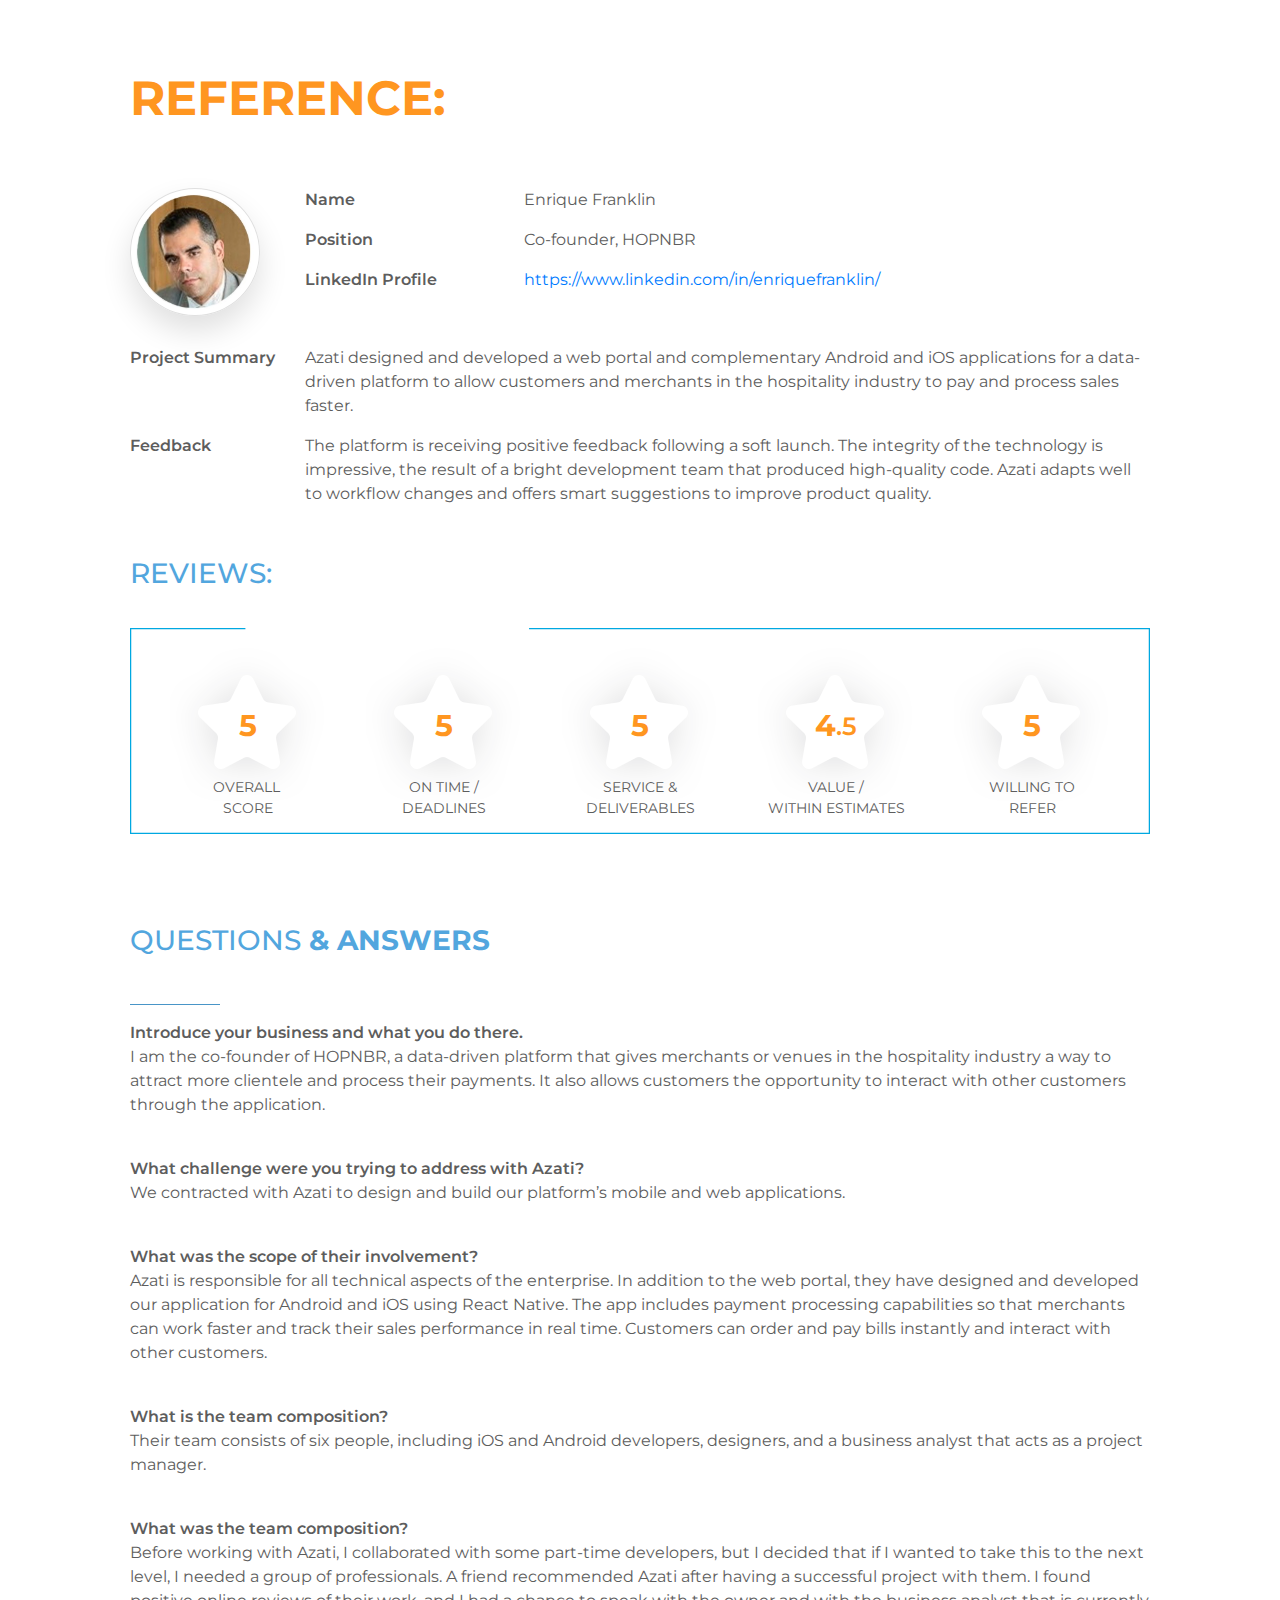
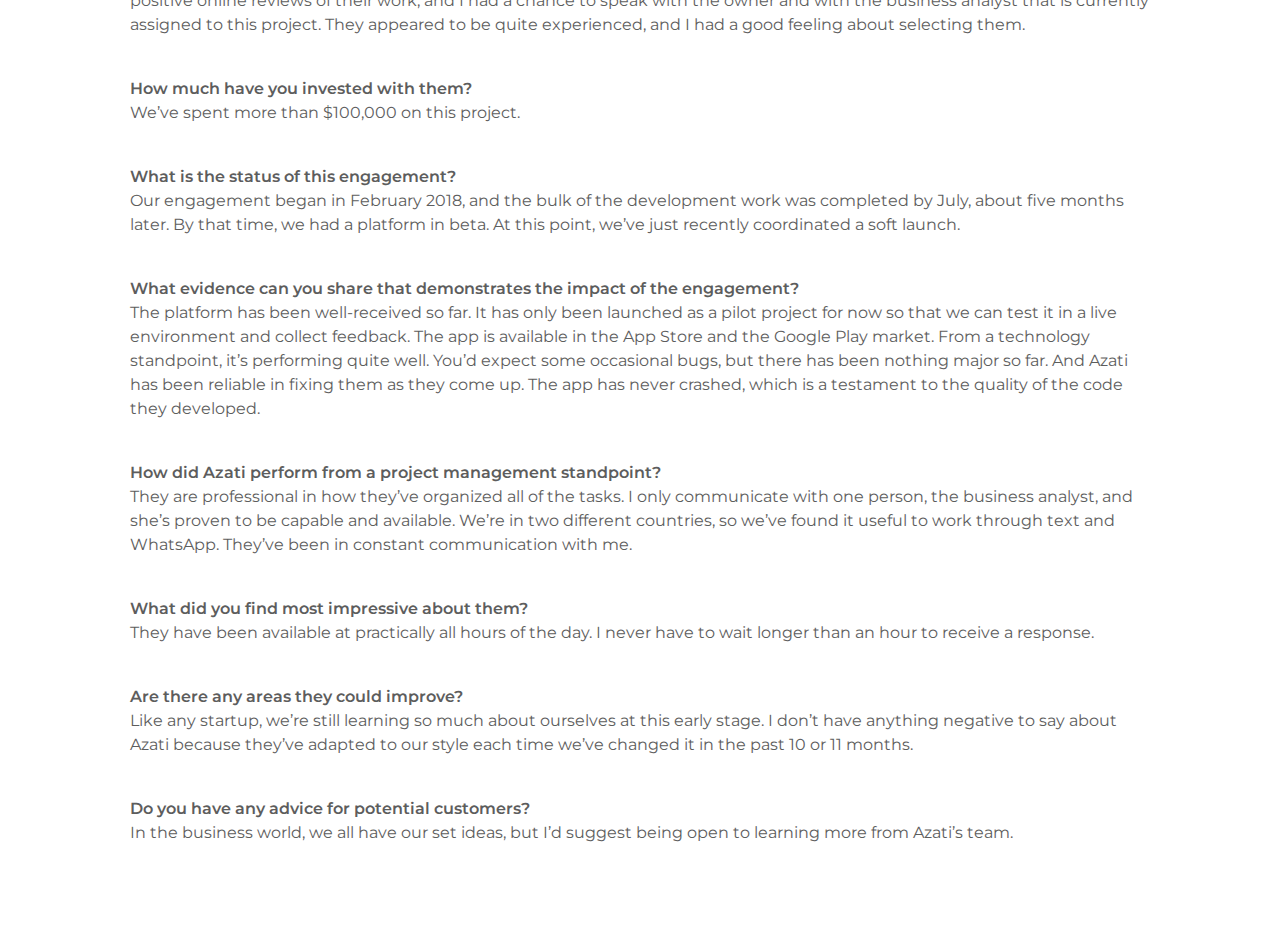
<file: 1/index.html>
<!DOCTYPE html>
<html lang="en">

<head>
  <meta charset="UTF-8">
  <title>Reference</title>
  <link rel="stylesheet" href="style.css">
  <link href="https://fonts.googleapis.com/css?family=Montserrat:400,500,700|Poppins:300,400,700&amp;display=swap" rel="stylesheet">
  <link rel="stylesheet" href="https://stackpath.bootstrapcdn.com/bootstrap/4.3.1/css/bootstrap.min.css"
    integrity="sha384-ggOyR0iXCbMQv3Xipma34MD+dH/1fQ784/j6cY/iJTQUOhcWr7x9JvoRxT2MZw1T" crossorigin="anonymous">
  <meta name="viewport" content="width=device-width, initial-scale=1">
</head>

<body>
  <main>
    <div class="section">
      <div class="container-fluid">
        <div class="row overlap-top-120">
          <div class="col-lg-12">
            <div class="ref">
              <h1>REFERENCE:</h1>
            </div>
            <div class="info">
              <div class="row">
                <div class="col-12 col-xl-2">
                  <img class="icon" src="img/1.png" alt="">
                </div>

                <div class="col-12 col-xl-10">
                  <div class="row">
                    <div class="col-12 col-md-3 col-lg-2 col-xl-3">
                      <span class="first">Name</span>
                    </div>
                    <div class="col-12 col-md-9 col-lg-10 col-xl-9">
                      <p>Enrique Franklin</p>
                    </div>
                    <div class="col-12 col-md-3 col-lg-2 col-xl-3">
                      <span class="first">Position</span>
                    </div>
                    <div class="col-12 col-md-9 col-lg-10 col-xl-9">
                      <p>Co-founder, HOPNBR</p>
                    </div>
                    <div class="col-12 col-md-3 col-lg-2 col-xl-3">
                      <span class="first">LinkedIn Profile</span>
                    </div>
                    <div class="col-12 col-md-9 col-lg-10 col-xl-9">
                      <p>
                        <a href="#" class="linkedin-profile">https://www.linkedin.com/in/enriquefranklin/</a>
                      </p>
                    </div>
                  </div>
                </div>
              </div>
            </div>
            <div class="summary-description">
              <div class="row">
                <div class="col-12 col-lg-2 col-md-3">
                  <span class="summary_td">Project Summary</span>
                </div>
                <div class="col-12  col-lg-10 col-md-9">
                  <p>Azati designed and developed a web portal and complementary Android and iOS applications for a
                    data-driven platform to allow customers and merchants in the hospitality industry to pay and process
                    sales faster.</p>
                </div>
                <div class="col-12 col-lg-2 col-md-3">
                  <span class="summary_td">Feedback</span>
                </div>
                <div class="col-12 col-lg-10 col-md-9">
                  <p>The platform is receiving positive feedback following a soft launch. The integrity of the
                    technology
                    is impressive, the result of a bright development team that produced high-quality code. Azati adapts
                    well to workflow changes and offers smart suggestions to improve product quality. </p>
                </div>
              </div>
            </div>
            <div class="reviews">
              <h3>REVIEWS: </h3>
              <div class="reviews-images">
              <div class="aside">5</div>
              <div class="aside">5</div>
              <div class="aside">5</div>
              <div class="aside">4<span class="smaller">.5</span></div>
              <div class="aside nomargin">5</div>
              </div>
            </div>
            <div class="answers">
              <h3>QUESTIONS <span class="ans">& ANSWERS</span></h3>
              <hr align="left" width="90" size="3" color=#52a6de />
              <span class="quest">Introduce your business and what you do there.</span>
              <p>I am the co-founder of HOPNBR, a data-driven platform that gives merchants or venues in the hospitality
                industry a way to attract more clientele and process their payments. It also allows customers the
                opportunity to interact with other customers through the application.</p>
              </br>
              <span class="quest">What challenge were you trying to address with Azati?</span>
              <p>We contracted with Azati to design and build our platform’s mobile and web applications.</p>
              </br>
              <span class="quest">What was the scope of their involvement?</span>
              <p>Azati is responsible for all technical aspects of the enterprise. In addition to the web portal, they
                have designed and developed our application for Android and iOS using React Native. The app includes
                payment processing capabilities so that merchants can work faster and track their sales performance in
                real time. Customers can order and pay bills instantly and interact with other customers.</p>
              </br>
              <span class="quest">What is the team composition?</span>
              <p>Their team consists of six people, including iOS and Android developers, designers, and a business
                analyst that acts as a project manager.</p>
              </br>
              <span class="quest">What was the team composition?</span>
              <p>Before working with Azati, I collaborated with some part-time developers, but I decided that if I
                wanted to take this to the next level, I needed a group of professionals. A friend recommended Azati
                after having a successful project with them. I found positive online reviews of their work, and I had a
                chance to speak with the owner and with the business analyst that is currently assigned to this project.
                They appeared to be quite experienced, and I had a good feeling about selecting them.</p>
              </br>
              <span class="quest">How much have you invested with them?</span>
              <p>We’ve spent more than $100,000 on this project.</p>
              </br>
              <span class="quest">What is the status of this engagement?</span>
              <p>Our engagement began in February 2018, and the bulk of the development work was completed by July,
                about five months later. By that time, we had a platform in beta. At this point, we’ve just recently
                coordinated a soft launch.</p>
              </br>
              <span class="quest">What evidence can you share that demonstrates the impact of the engagement?</span>
              <p>The platform has been well-received so far. It has only been launched as a pilot project for now so
                that we can test it in a live environment and collect feedback. The app is available in the App Store
                and the Google Play market. From a technology standpoint, it’s performing quite well. You’d expect some
                occasional bugs, but there has been nothing major so far. And Azati has been reliable in fixing them as
                they come up. The app has never crashed, which is a testament to the quality of the code they developed.
              </p>
              </br>
              <span class="quest">How did Azati perform from a project management standpoint?</span>
              <p>They are professional in how they’ve organized all of the tasks. I only communicate with one person,
                the business analyst, and she’s proven to be capable and available. We’re in two different countries, so
                we’ve found it useful to work through text and WhatsApp. They’ve been in constant communication with me.
              </p>
              </br>
              <span class="quest">What did you find most impressive about them?</span>
              <p>They have been available at practically all hours of the day. I never have to wait longer than an hour
                to receive a response.</p>
              </br>
              <span class="quest">Are there any areas they could improve?</span>
              <p>Like any startup, we’re still learning so much about ourselves at this early stage. I don’t have
                anything negative to say about Azati because they’ve adapted to our style each time we’ve changed it in
                the past 10 or 11 months.</p>
              </br>
              <span class="quest">Do you have any advice for potential customers?</span>
              <p>In the business world, we all have our set ideas, but I’d suggest being open to learning more from
                Azati’s team.</p>
            </div>
          </div>
        </div>
      </div>
    </div>
  </main>





  <script src="https://code.jquery.com/jquery-3.3.1.slim.min.js"
    integrity="sha384-q8i/X+965DzO0rT7abK41JStQIAqVgRVzpbzo5smXKp4YfRvH+8abtTE1Pi6jizo"
    crossorigin="anonymous"></script>
  <script src="https://cdnjs.cloudflare.com/ajax/libs/popper.js/1.14.7/umd/popper.min.js"
    integrity="sha384-UO2eT0CpHqdSJQ6hJty5KVphtPhzWj9WO1clHTMGa3JDZwrnQq4sF86dIHNDz0W1"
    crossorigin="anonymous"></script>
  <script src="https://stackpath.bootstrapcdn.com/bootstrap/4.3.1/js/bootstrap.min.js"
    integrity="sha384-JjSmVgyd0p3pXB1rRibZUAYoIIy6OrQ6VrjIEaFf/nJGzIxFDsf4x0xIM+B07jRM"
    crossorigin="anonymous"></script>
</body>
</file>
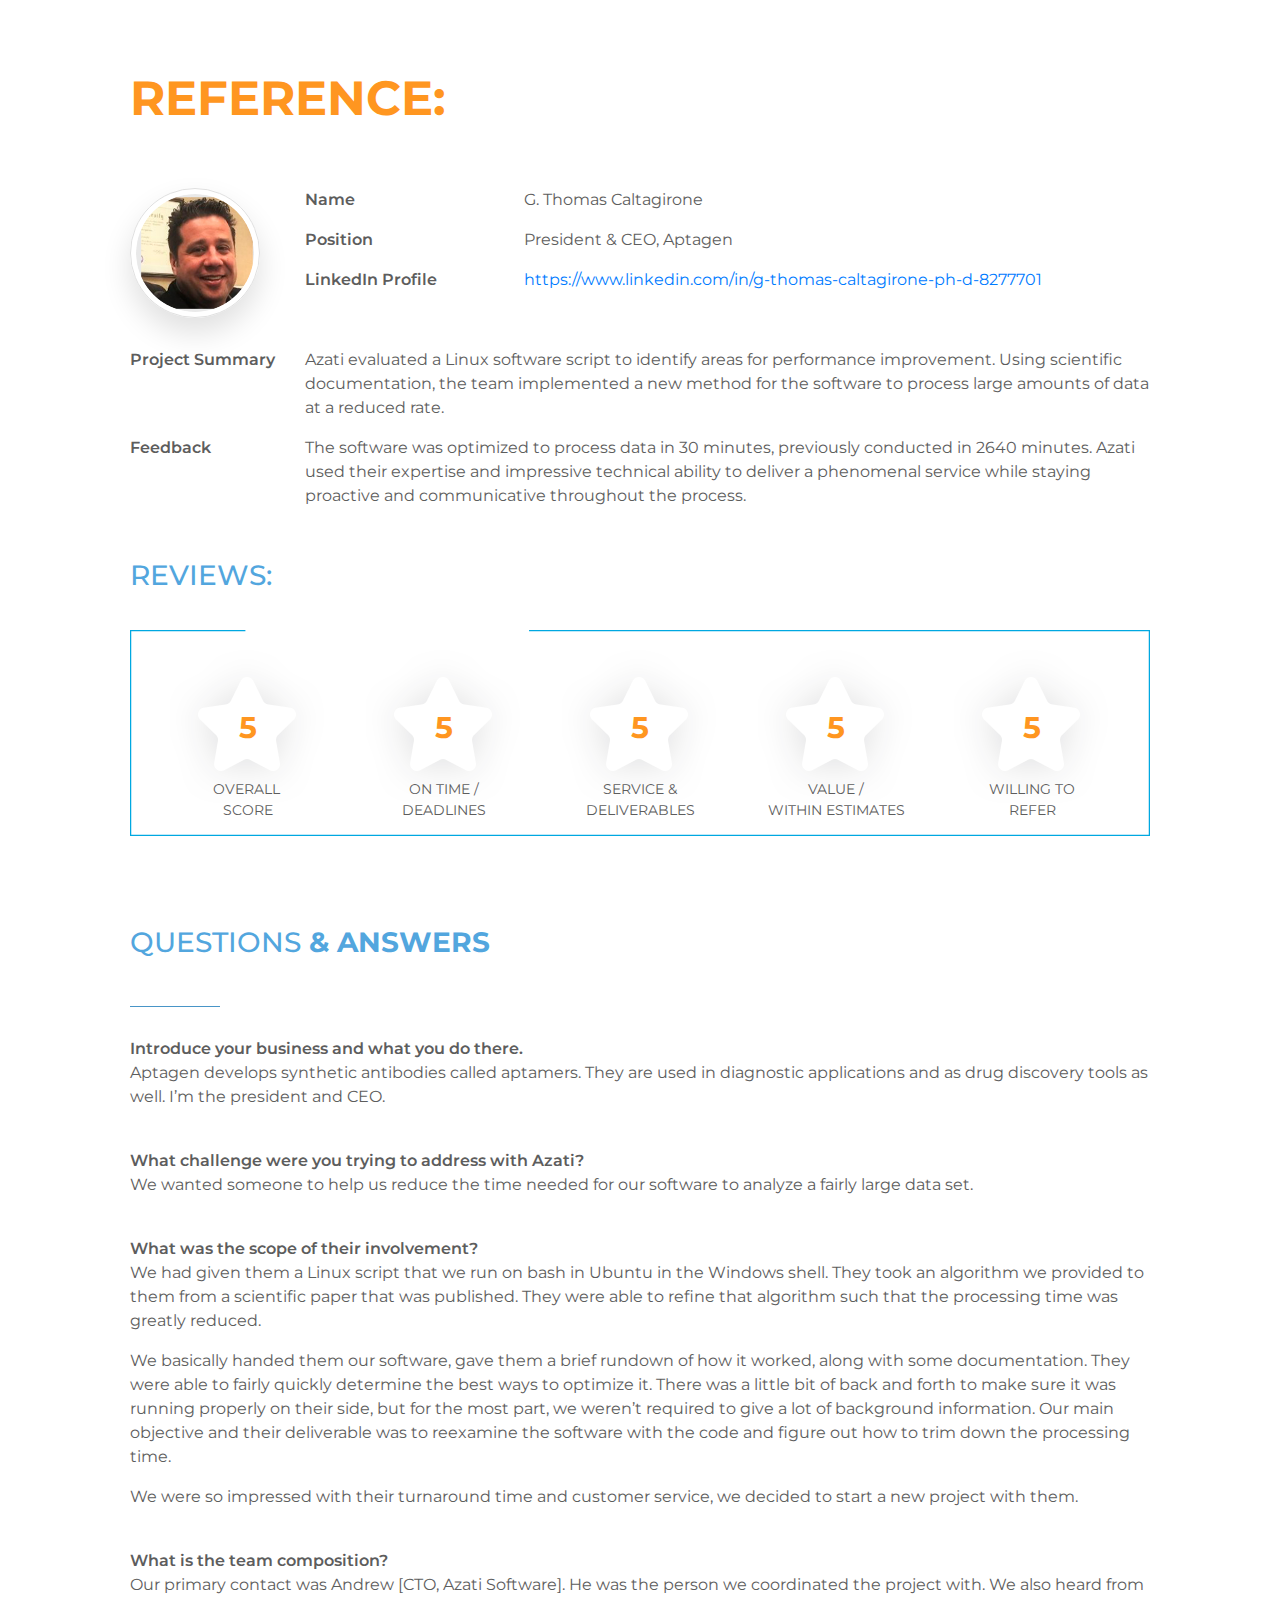
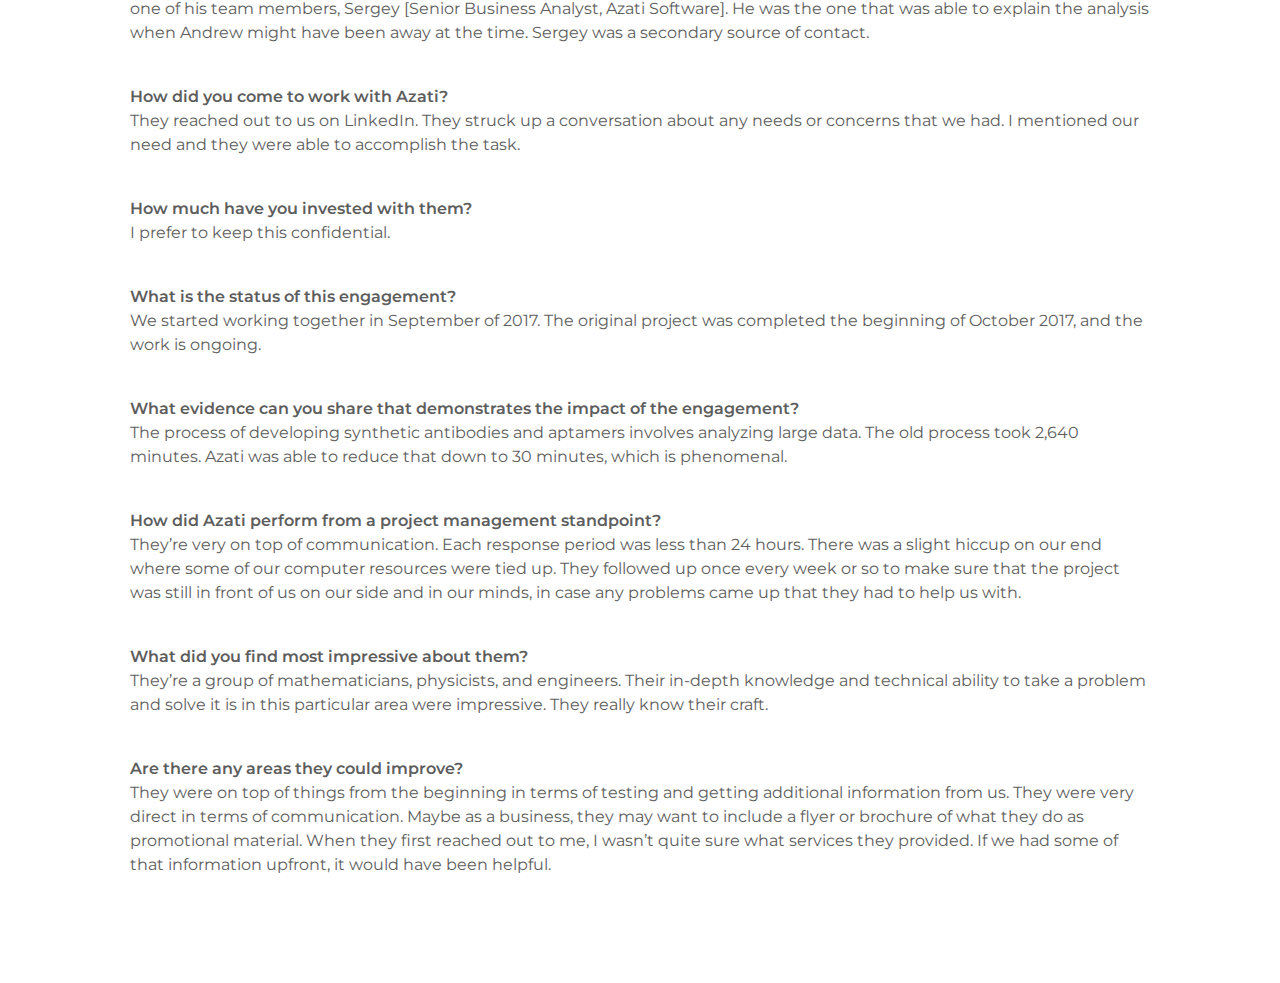
<file: 2/index.html>
<!DOCTYPE html>
<html lang="en">

<head>
  <meta charset="UTF-8">
  <title>Reference</title>
  <meta name="viewport" content="width=device-width, initial-scale=1">
  <link href="https://fonts.googleapis.com/css?family=Montserrat:400,500,700|Poppins:300,400,700&amp;display=swap" rel="stylesheet">
  <link rel="stylesheet" href="https://stackpath.bootstrapcdn.com/bootstrap/4.3.1/css/bootstrap.min.css"
    integrity="sha384-ggOyR0iXCbMQv3Xipma34MD+dH/1fQ784/j6cY/iJTQUOhcWr7x9JvoRxT2MZw1T" crossorigin="anonymous">
 

  <link rel="stylesheet" href="style.css">
</head>

<body>
  <main>
    <div class="section">
      <div class="container-fluid">
        <div class="row overlap-top-120">
          <div class="col-lg-12">
            <div class="ref">
              <h1>REFERENCE:</h1>
            </div>
            <div class="info">
              <div class="row">
                <div class="col-12 col-xl-2">
                  <img class="icon" src="img/1.png" alt="">
                </div>

                <div class="col-12 col-xl-10">
                  <div class="row">
                    <div class="col-12 col-md-3 col-lg-2 col-xl-3">
                      <span class="first">Name</span>
                    </div>
                    <div class="col-12 col-md-9 col-lg-10 col-xl-9">
                      <p>G. Thomas Caltagirone</p>
                    </div>
                    <div class="col-12 col-md-3 col-lg-2 col-xl-3">
                      <span class="first">Position</span>
                    </div>
                    <div class="col-12 col-md-9 col-lg-10 col-xl-9">
                      <p>President & CEO, Aptagen</p>
                    </div>
                    <div class="col-12 col-md-3 col-lg-2 col-xl-3">
                      <span class="first">LinkedIn Profile</span>
                    </div>
                    <div class="col-12 col-md-9 col-lg-10 col-xl-9">
                      <p>
                        <a href="#" class="linkedin-profile">https://www.linkedin.com/in/g-thomas-caltagirone-ph-d-8277701</a>
                      </p>
                    </div>
                  </div>
                </div>
              </div>
            </div>
            <div class="summary-description">
              <div class="row">
                <div class="col-12 col-lg-2 col-md-3">
                  <span class="summary_td">Project Summary</span>
                </div>
                <div class="col-12  col-lg-10 col-md-9">
                  <p>Azati evaluated a Linux software script to identify areas for performance improvement. Using scientific documentation, the team implemented a new method for the software to process large amounts of data at a reduced rate.</p>
                </div>
                <div class="col-12 col-lg-2 col-md-3">
                  <span class="summary_td">Feedback</span>
                </div>
                <div class="col-12 col-lg-10 col-md-9">
                  <p>The software was optimized to process data in 30 minutes, previously conducted in 2640 minutes. Azati used their expertise and impressive technical ability to deliver a phenomenal service while staying proactive and communicative throughout the process. </p>
                </div>
              </div>
            </div>
            <div class="reviews">
              <h3>REVIEWS: </h3>
              <div class="reviews-images">
              <div class="aside">5</div>
              <div class="aside">5</div>
              <div class="aside">5</div>
              <div class="aside">5</div>
              <div class="aside">5</div>
              </div>
            </div>
            <div class="answers">
              <h3>QUESTIONS <span class="ans">& ANSWERS</span></h3>
              <hr align="left" width="90" size="3" color=#52a6de />
              <span class="quest">Introduce your business and what you do there.</span>
              <p>Aptagen develops synthetic antibodies called aptamers. They are used in diagnostic applications and as drug discovery tools as well. I’m the president and CEO.</p>
              </br>
              <span class="quest">What challenge were you trying to address with Azati?</span>
              <p>We wanted someone to help us reduce the time needed for our software to analyze a fairly large data set.</p>
              </br>
              <span class="quest">What was the scope of their involvement?</span>
              <p>We had given them a Linux script that we run on bash in Ubuntu in the Windows shell. They took an algorithm we provided to them from a scientific paper that was published. They were able to refine that algorithm such that the processing time was greatly reduced.</p>
              <p>We basically handed them our software, gave them a brief rundown of how it worked, along with some documentation. They were able to fairly quickly determine the best ways to optimize it. There was a little bit of back and forth to make sure it was running properly on their side, but for the most part, we weren’t required to give a lot of background information. Our main objective and their deliverable was to reexamine the software with the code and figure out how to trim down the processing time.</p>
              <p>We were so impressed with their turnaround time and customer service, we decided to start a new project with them.</p>
            </br>
              <span class="quest">What is the team composition?</span>
              <p>Our primary contact was Andrew [CTO, Azati Software]. He was the person we coordinated the project with. We also heard from one of his team members, Sergey [Senior Business Analyst, Azati Software]. He was the one that was able to explain the analysis when Andrew might have been away at the time. Sergey was a secondary source of contact.</p>
              </br>
              <span class="quest">How did you come to work with Azati?</span>
              <p>They reached out to us on LinkedIn. They struck up a conversation about any needs or concerns that we had. I mentioned our need and they were able to accomplish the task.</p>
              </br>
              <span class="quest">How much have you invested with them?</span>
              <p>I prefer to keep this confidential.</p>
              </br>
              <span class="quest">What is the status of this engagement?</span>
              <p>We started working together in September of 2017. The original project was completed the beginning of October 2017, and the work is ongoing.</p>
              </br>
              <span class="quest">What evidence can you share that demonstrates the impact of the engagement?</span>
              <p>The process of developing synthetic antibodies and aptamers involves analyzing large data. The old process took 2,640 minutes. Azati was able to reduce that down to 30 minutes, which is phenomenal.
              </p>
              </br>
              <span class="quest">How did Azati perform from a project management standpoint?</span>
              <p>They’re very on top of communication. Each response period was less than 24 hours. There was a slight hiccup on our end where some of our computer resources were tied up. They followed up once every week or so to make sure that the project was still in front of us on our side and in our minds, in case any problems came up that they had to help us with.
              </p>
              </br>
              <span class="quest">What did you find most impressive about them?</span>
              <p>They’re a group of mathematicians, physicists, and engineers. Their in-depth knowledge and technical ability to take a problem and solve it is in this particular area were impressive. They really know their craft.</p>
              </br>
              <span class="quest">Are there any areas they could improve?</span>
              <p>They were on top of things from the beginning in terms of testing and getting additional information from us. They were very direct in terms of communication. Maybe as a business, they may want to include a flyer or brochure of what they do as promotional material. When they first reached out to me, I wasn’t quite sure what services they provided. If we had some of that information upfront, it would have been helpful.</p>
            </div>
          </div>
        </div>
      </div>
    </div>
  </main>





  <script src="https://code.jquery.com/jquery-3.3.1.slim.min.js"
    integrity="sha384-q8i/X+965DzO0rT7abK41JStQIAqVgRVzpbzo5smXKp4YfRvH+8abtTE1Pi6jizo"
    crossorigin="anonymous"></script>
  <script src="https://cdnjs.cloudflare.com/ajax/libs/popper.js/1.14.7/umd/popper.min.js"
    integrity="sha384-UO2eT0CpHqdSJQ6hJty5KVphtPhzWj9WO1clHTMGa3JDZwrnQq4sF86dIHNDz0W1"
    crossorigin="anonymous"></script>
  <script src="https://stackpath.bootstrapcdn.com/bootstrap/4.3.1/js/bootstrap.min.js"
    integrity="sha384-JjSmVgyd0p3pXB1rRibZUAYoIIy6OrQ6VrjIEaFf/nJGzIxFDsf4x0xIM+B07jRM"
    crossorigin="anonymous"></script>
</body>
</file>
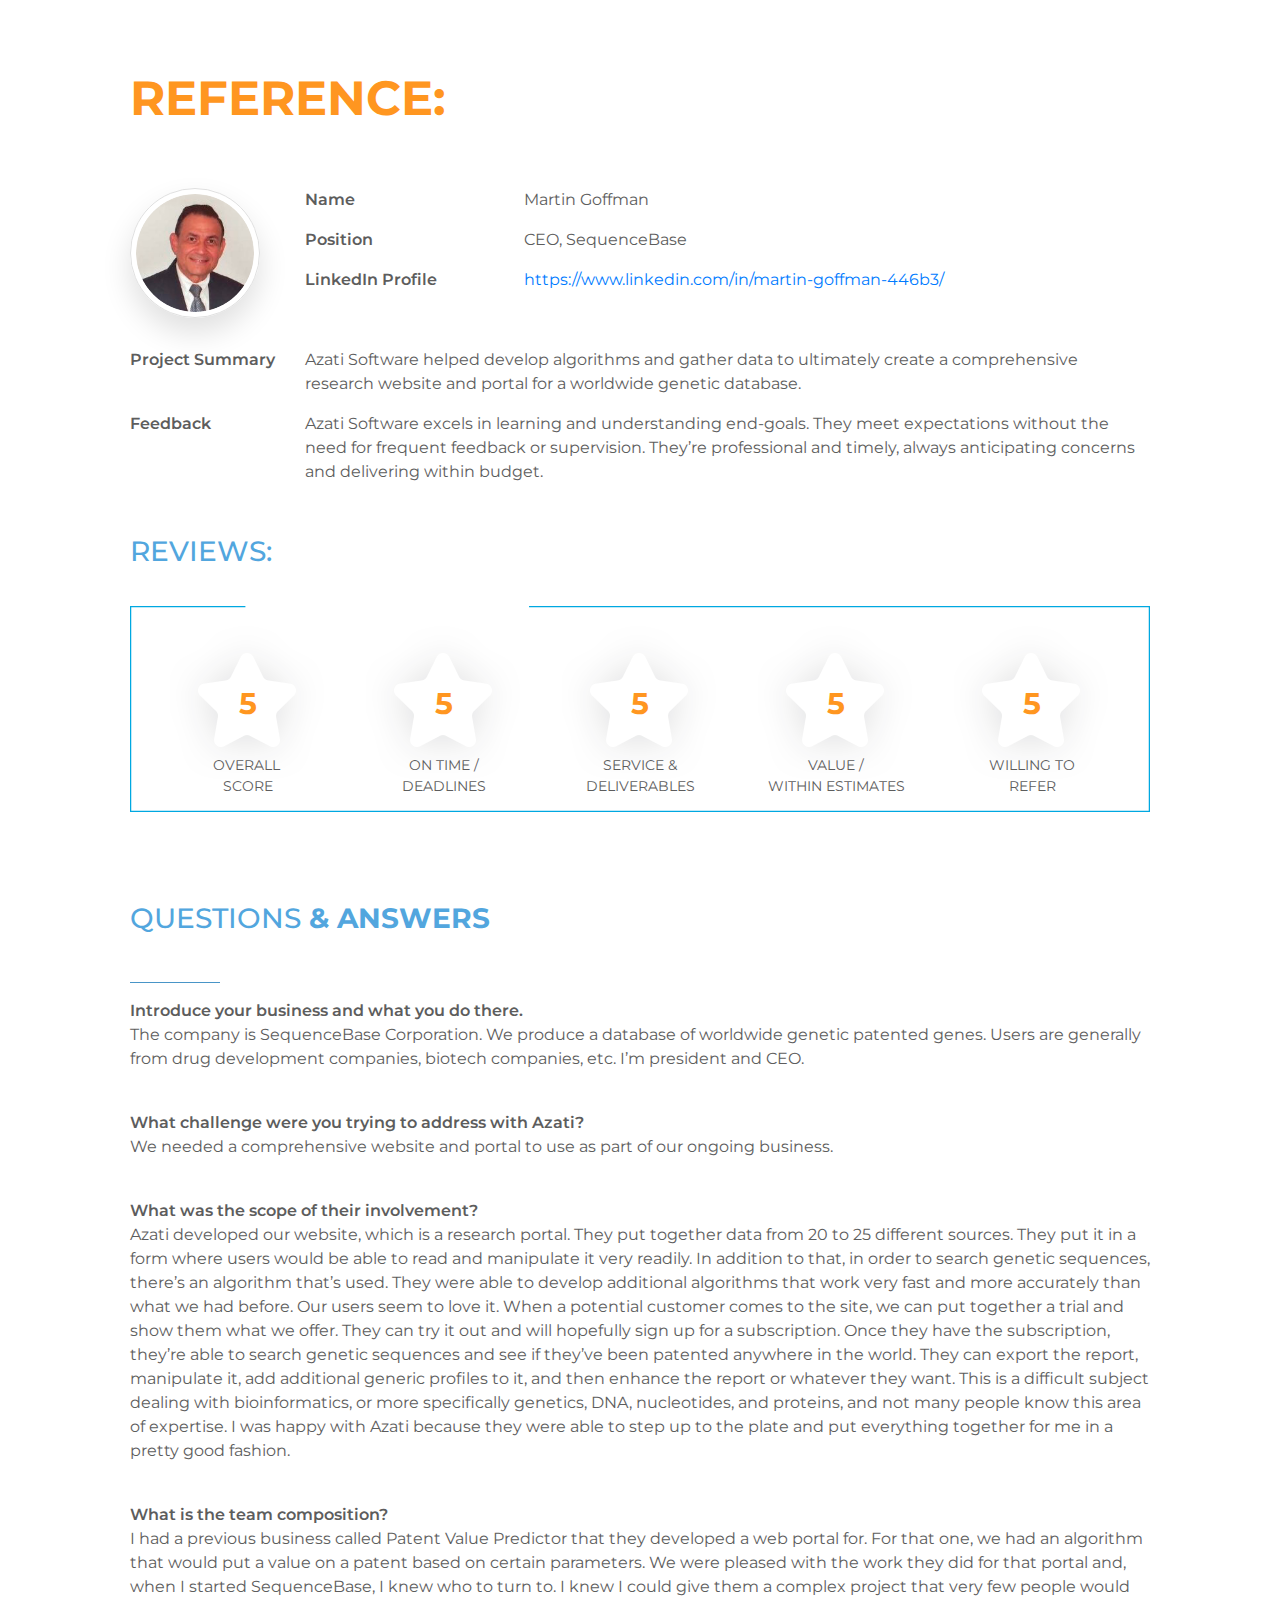
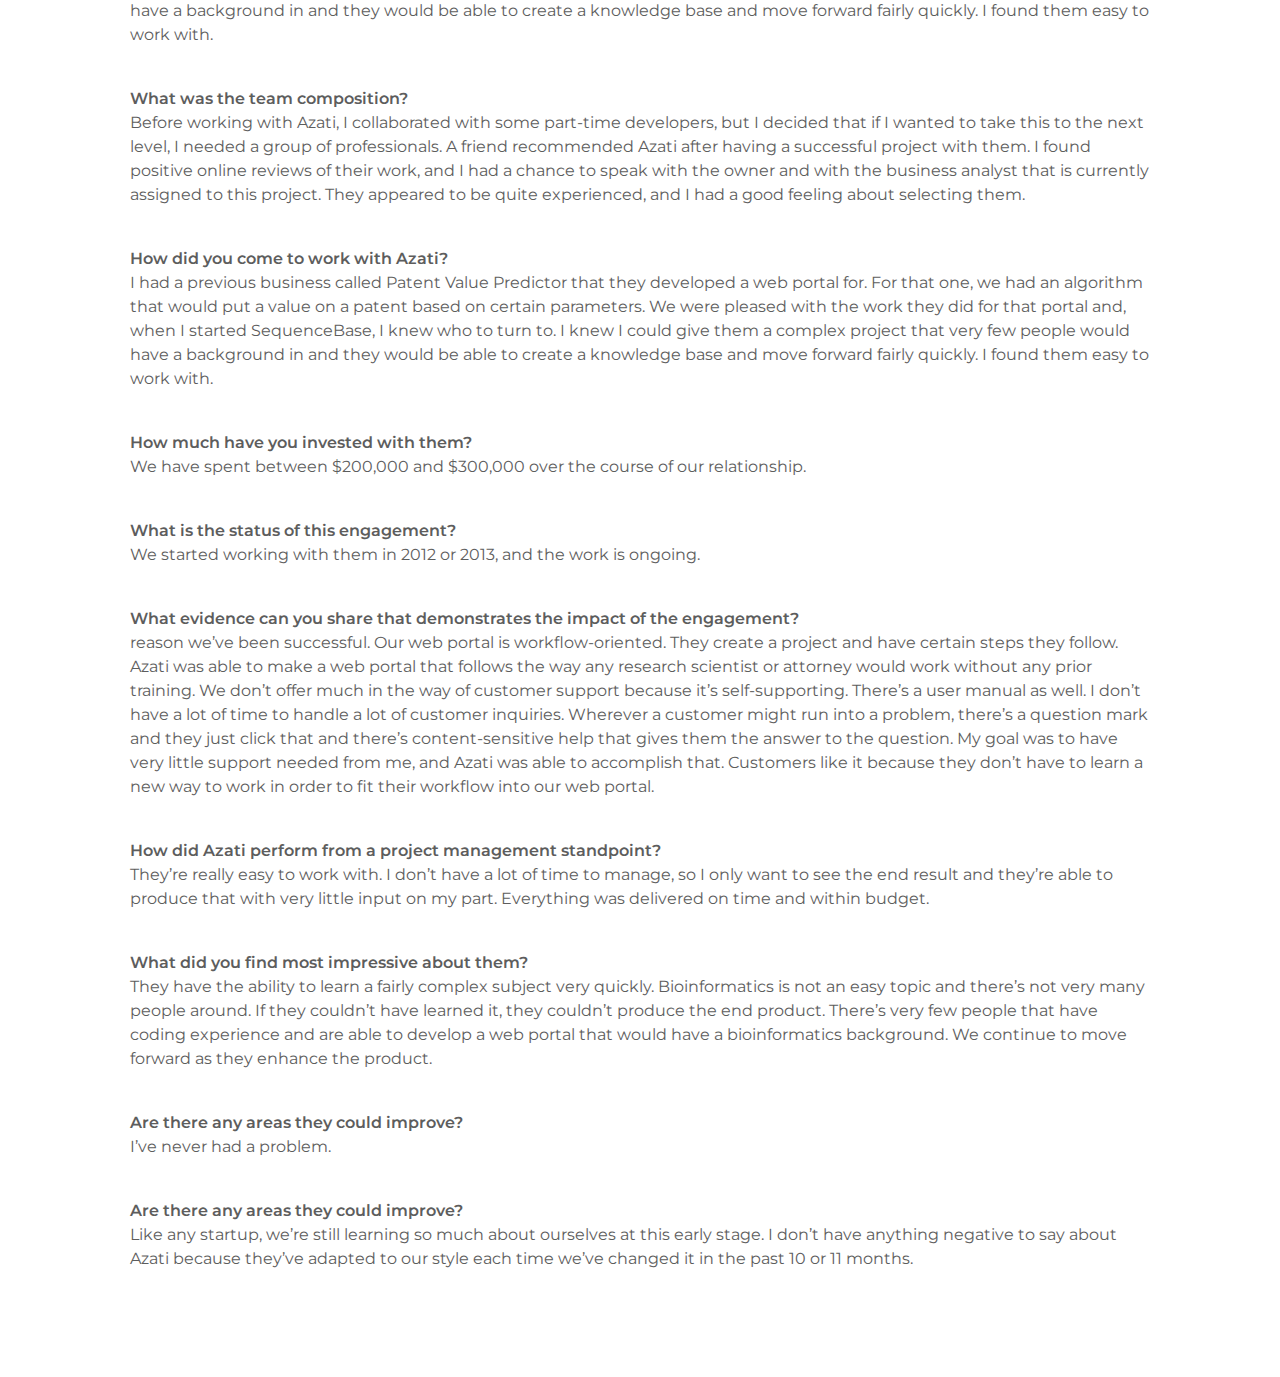
<file: 3/index.html>
<!DOCTYPE html>
<html lang="en">

<head>
  <meta charset="UTF-8">
  <title>Reference</title>
  <link rel="stylesheet" href="style.css">
  <link href="https://fonts.googleapis.com/css?family=Montserrat:400,500,700|Poppins:300,400,700&amp;display=swap" rel="stylesheet">
  <link rel="stylesheet" href="https://stackpath.bootstrapcdn.com/bootstrap/4.3.1/css/bootstrap.min.css"
    integrity="sha384-ggOyR0iXCbMQv3Xipma34MD+dH/1fQ784/j6cY/iJTQUOhcWr7x9JvoRxT2MZw1T" crossorigin="anonymous">
  <meta name="viewport" content="width=device-width, initial-scale=1">
</head>

<body>
  <main>
    <div class="section">
      <div class="container-fluid">
        <div class="row overlap-top-120">
          <div class="col-lg-12">
            <div class="ref">
              <h1>REFERENCE:</h1>
            </div>
            <div class="info">
              <div class="row">
                <div class="col-12 col-xl-2">
                  <img class="icon" src="img/1.png" alt="">
                </div>

                <div class="col-12 col-xl-10">
                  <div class="row">
                    <div class="col-12 col-md-3 col-lg-2 col-xl-3">
                      <span class="first">Name</span>
                    </div>
                    <div class="col-12 col-md-9 col-lg-10 col-xl-9">
                      <p>Martin Goffman</p>
                    </div>
                    <div class="col-12 col-md-3 col-lg-2 col-xl-3">
                      <span class="first">Position</span>
                    </div>
                    <div class="col-12 col-md-9 col-lg-10 col-xl-9">
                      <p>CEO, SequenceBase</p>
                    </div>
                    <div class="col-12 col-md-3 col-lg-2 col-xl-3">
                      <span class="first">LinkedIn Profile</span>
                    </div>
                    <div class="col-12 col-md-9 col-lg-10 col-xl-9">
                      <p>
                        <a href="#" class="linkedin-profile">https://www.linkedin.com/in/martin-goffman-446b3/</a>
                      </p>
                    </div>
                  </div>
                </div>
              </div>
            </div>
            <div class="summary-description">
              <div class="row">
                <div class="col-12 col-lg-2 col-md-3">
                  <span class="summary_td">Project Summary</span>
                </div>
                <div class="col-12  col-lg-10 col-md-9">
                  <p>Azati Software helped develop algorithms and gather data to ultimately create a comprehensive research website and portal for a worldwide genetic database.</p>
                </div>
                <div class="col-12 col-lg-2 col-md-3">
                  <span class="summary_td">Feedback</span>
                </div>
                <div class="col-12 col-lg-10 col-md-9">
                  <p>Azati Software excels in learning and understanding end-goals. They meet expectations without the need for frequent feedback or supervision. They’re professional and timely, always anticipating concerns and delivering within budget.</p>
                </div>
              </div>
            </div>
            <div class="reviews">
              <h3>REVIEWS: </h3>
              <div class="reviews-images">
              <div class="aside">5</div>
              <div class="aside">5</div>
              <div class="aside">5</div>
              <div class="aside">5</div>
              <div class="aside">5</div>
              </div>
            </div>
            <div class="answers">
              <h3>QUESTIONS <span class="ans">& ANSWERS</span></h3>
              <hr align="left" width="90" size="3" color=#52a6de />
              <span class="quest">Introduce your business and what you do there.</span>
              <p>The company is SequenceBase Corporation. We produce a database of worldwide genetic patented genes. Users are generally from drug development companies, biotech companies, etc. I’m president and CEO.</p>
              </br>
              <span class="quest">What challenge were you trying to address with Azati?</span>
              <p>We needed a comprehensive website and portal to use as part of our ongoing business.</p>
              </br>
              <span class="quest">What was the scope of their involvement?</span>
              <p>Azati developed our website, which is a research portal. They put together data from 20 to 25 different sources. They put it in a form where users would be able to read and manipulate it very readily. In addition to that, in order to search genetic sequences, there’s an algorithm that’s used. They were able to develop additional algorithms that work very fast and more accurately than what we had before. Our users seem to love it. When a potential customer comes to the site, we can put together a trial and show them what we offer. They can try it out and will hopefully sign up for a subscription. Once they have the subscription, they’re able to search genetic sequences and see if they’ve been patented anywhere in the world. They can export the report, manipulate it, add additional generic profiles to it, and then enhance the report or whatever they want. This is a difficult subject dealing with bioinformatics, or more specifically genetics, DNA, nucleotides, and proteins, and not many people know this area of expertise. I was happy with Azati because they were able to step up to the plate and put everything together for me in a pretty good fashion.</p>
              </br>
              <span class="quest">What is the team composition?</span>
              <p>I had a previous business called Patent Value Predictor that they developed a web portal for. For that one, we had an algorithm that would put a value on a patent based on certain parameters. We were pleased with the work they did for that portal and, when I started SequenceBase, I knew who to turn to. I knew I could give them a complex project that very few people would have a background in and they would be able to create a knowledge base and move forward fairly quickly. I found them easy to work with.</p>
              </br>
              <span class="quest">What was the team composition?</span>
              <p>Before working with Azati, I collaborated with some part-time developers, but I decided that if I
                wanted to take this to the next level, I needed a group of professionals. A friend recommended Azati
                after having a successful project with them. I found positive online reviews of their work, and I had a
                chance to speak with the owner and with the business analyst that is currently assigned to this project.
                They appeared to be quite experienced, and I had a good feeling about selecting them.</p>
              </br>
              <span class="quest">How did you come to work with Azati?</span>
              <p>I had a previous business called Patent Value Predictor that they developed a web portal for. For that one, we had an algorithm that would put a value on a patent based on certain parameters. We were pleased with the work they did for that portal and, when I started SequenceBase, I knew who to turn to. I knew I could give them a complex project that very few people would have a background in and they would be able to create a knowledge base and move forward fairly quickly. I found them easy to work with.</p>
              </br>
              <span class="quest">How much have you invested with them?</span>
              <p>We have spent between $200,000 and $300,000 over the course of our relationship.</p>
              </br>
              <span class="quest">What is the status of this engagement?</span>
              <p>We started working with them in 2012 or 2013, and the work is ongoing.</p>
              </br>
              <span class="quest">What evidence can you share that demonstrates the impact of the engagement?</span>
              <p>reason we’ve been successful. Our web portal is workflow-oriented. They create a project and have certain steps they follow. Azati was able to make a web portal that follows the way any research scientist or attorney would work without any prior training. We don’t offer much in the way of customer support because it’s self-supporting. There’s a user manual as well. I don’t have a lot of time to handle a lot of customer inquiries. Wherever a customer might run into a problem, there’s a question mark and they just click that and there’s content-sensitive help that gives them the answer to the question. My goal was to have very little support needed from me, and Azati was able to accomplish that. Customers like it because they don’t have to learn a new way to work in order to fit their workflow into our web portal.</p>
              </br>
              <span class="quest">How did Azati perform from a project management standpoint?</span>
              <p>They’re really easy to work with. I don’t have a lot of time to manage, so I only want to see the end result and they’re able to produce that with very little input on my part. Everything was delivered on time and within budget.</p>
              </br>
              <span class="quest">What did you find most impressive about them?</span>
              <p>They have the ability to learn a fairly complex subject very quickly. Bioinformatics is not an easy topic and there’s not very many people around. If they couldn’t have learned it, they couldn’t produce the end product. There’s very few people that have coding experience and are able to develop a web portal that would have a bioinformatics background. We continue to move forward as they enhance the product.</p>
              </br>
              <span class="quest">Are there any areas they could improve?</span>
              <p>I’ve never had a problem.</p>
              </br>
              <span class="quest">Are there any areas they could improve?</span>
              <p>Like any startup, we’re still learning so much about ourselves at this early stage. I don’t have anything negative to say about Azati because they’ve adapted to our style each time we’ve changed it in the past 10 or 11 months.</p>
            </div>
          </div>
        </div>
      </div>
    </div>
  </main>





  <script src="https://code.jquery.com/jquery-3.3.1.slim.min.js"
    integrity="sha384-q8i/X+965DzO0rT7abK41JStQIAqVgRVzpbzo5smXKp4YfRvH+8abtTE1Pi6jizo"
    crossorigin="anonymous"></script>
  <script src="https://cdnjs.cloudflare.com/ajax/libs/popper.js/1.14.7/umd/popper.min.js"
    integrity="sha384-UO2eT0CpHqdSJQ6hJty5KVphtPhzWj9WO1clHTMGa3JDZwrnQq4sF86dIHNDz0W1"
    crossorigin="anonymous"></script>
  <script src="https://stackpath.bootstrapcdn.com/bootstrap/4.3.1/js/bootstrap.min.js"
    integrity="sha384-JjSmVgyd0p3pXB1rRibZUAYoIIy6OrQ6VrjIEaFf/nJGzIxFDsf4x0xIM+B07jRM"
    crossorigin="anonymous"></script>
</body>
</file>
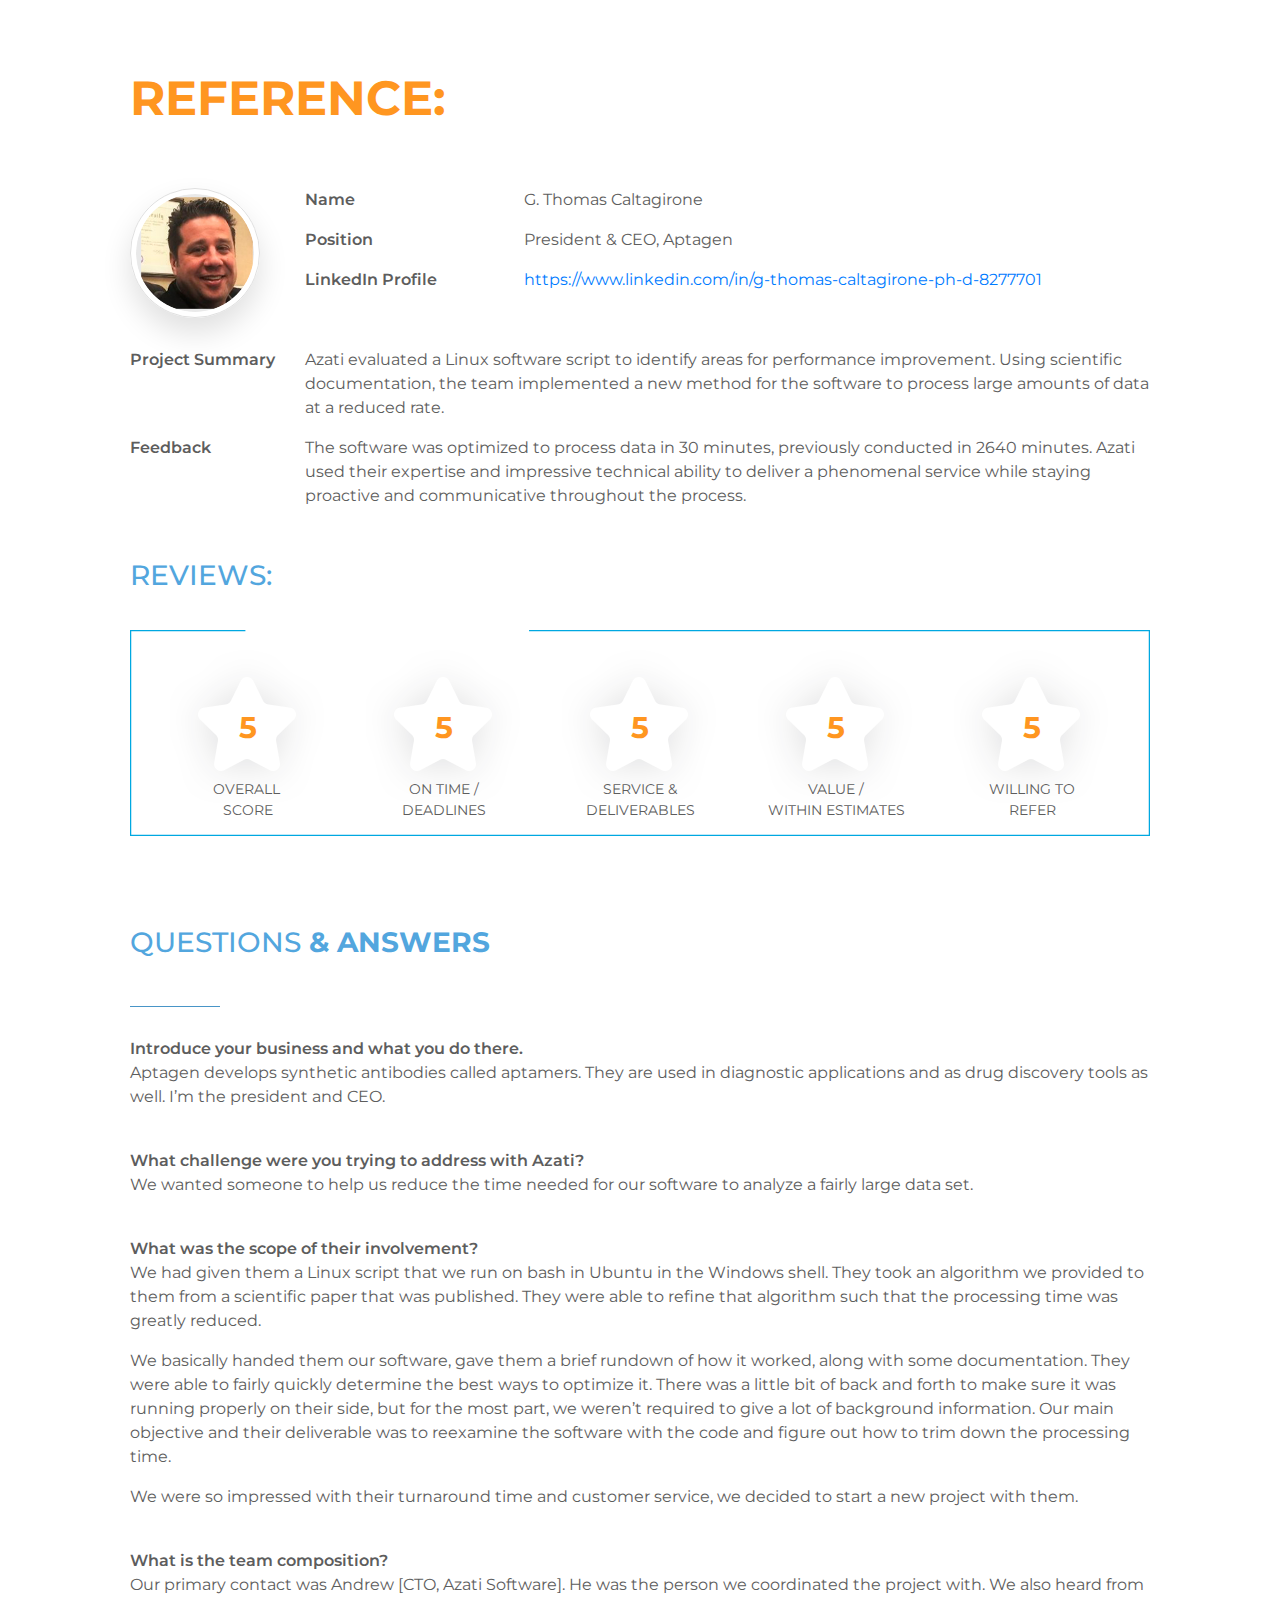
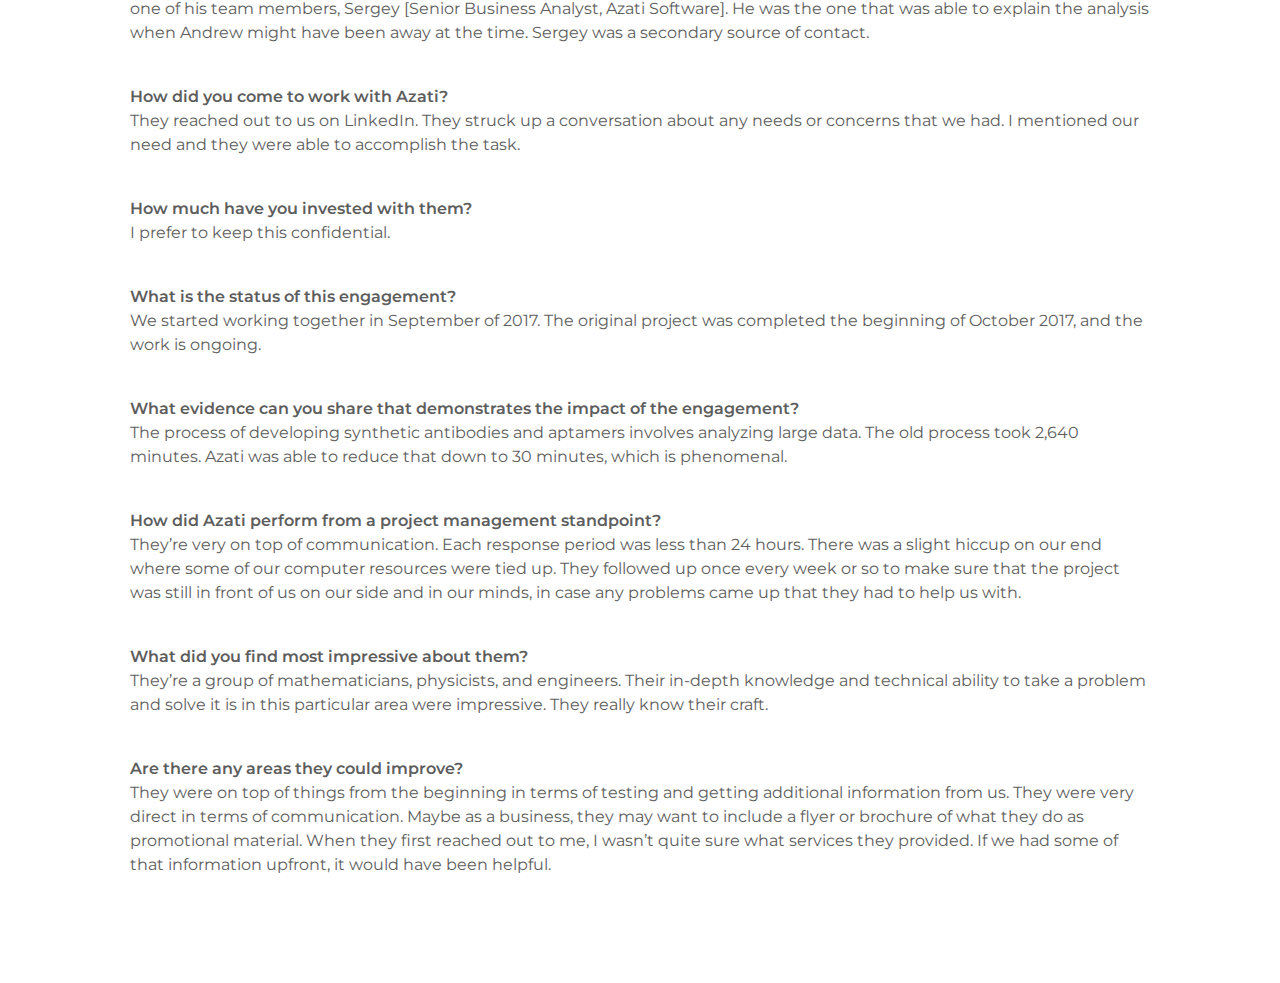
<file: caltagirone.html>
<!DOCTYPE html>
<html lang="en">

<head>
  <meta charset="UTF-8">
  <title>Reference</title>
  <meta name="viewport" content="width=device-width, initial-scale=1">
  <link href="https://fonts.googleapis.com/css?family=Montserrat:400,500,700|Poppins:300,400,700&amp;display=swap" rel="stylesheet">
  <link rel="stylesheet" href="https://stackpath.bootstrapcdn.com/bootstrap/4.3.1/css/bootstrap.min.css"
    integrity="sha384-ggOyR0iXCbMQv3Xipma34MD+dH/1fQ784/j6cY/iJTQUOhcWr7x9JvoRxT2MZw1T" crossorigin="anonymous">
 

  <link rel="stylesheet" href="style/style.css">
</head>

<body>
  <main>
    <div class="section">
      <div class="container-fluid">
        <div class="row overlap-top-120">
          <div class="col-lg-12">
            <div class="ref">
              <h1>REFERENCE:</h1>
            </div>
            <div class="info">
              <div class="row">
                <div class="col-12 col-xl-2">
                  <img class="icon" src="img/caltagirone_photo.png" alt="Caltagirone">
                </div>

                <div class="col-12 col-xl-10">
                  <div class="row">
                    <div class="col-12 col-md-3 col-lg-2 col-xl-3">
                      <span class="first">Name</span>
                    </div>
                    <div class="col-12 col-md-9 col-lg-10 col-xl-9">
                      <p>G. Thomas Caltagirone</p>
                    </div>
                    <div class="col-12 col-md-3 col-lg-2 col-xl-3">
                      <span class="first">Position</span>
                    </div>
                    <div class="col-12 col-md-9 col-lg-10 col-xl-9">
                      <p>President & CEO, Aptagen</p>
                    </div>
                    <div class="col-12 col-md-3 col-lg-2 col-xl-3">
                      <span class="first">LinkedIn Profile</span>
                    </div>
                    <div class="col-12 col-md-9 col-lg-10 col-xl-9">
                      <p>
                        <a href="https://www.linkedin.com/in/g-thomas-caltagirone-ph-d-8277701" class="linkedin-profile" target="_blank">https://www.linkedin.com/in/g-thomas-caltagirone-ph-d-8277701</a>
                      </p>
                    </div>
                  </div>
                </div>
              </div>
            </div>
            <div class="summary-description">
              <div class="row">
                <div class="col-12 col-lg-2 col-md-3">
                  <span class="summary_td">Project Summary</span>
                </div>
                <div class="col-12  col-lg-10 col-md-9">
                  <p>Azati evaluated a Linux software script to identify areas for performance improvement. Using scientific documentation, the team implemented a new method for the software to process large amounts of data at a reduced rate.</p>
                </div>
                <div class="col-12 col-lg-2 col-md-3">
                  <span class="summary_td">Feedback</span>
                </div>
                <div class="col-12 col-lg-10 col-md-9">
                  <p>The software was optimized to process data in 30 minutes, previously conducted in 2640 minutes. Azati used their expertise and impressive technical ability to deliver a phenomenal service while staying proactive and communicative throughout the process. </p>
                </div>
              </div>
            </div>
            <div class="reviews">
              <h3>REVIEWS: </h3>
              <div class="reviews-images">
              <div class="aside">5</div>
              <div class="aside">5</div>
              <div class="aside">5</div>
              <div class="aside">5</div>
              <div class="aside">5</div>
              </div>
            </div>
            <div class="answers">
              <h3>QUESTIONS <span class="ans">& ANSWERS</span></h3>
              <hr align="left" width="90" size="3" color=#52a6de />
              <span class="quest">Introduce your business and what you do there.</span>
              <p>Aptagen develops synthetic antibodies called aptamers. They are used in diagnostic applications and as drug discovery tools as well. I’m the president and CEO.</p>
              </br>
              <span class="quest">What challenge were you trying to address with Azati?</span>
              <p>We wanted someone to help us reduce the time needed for our software to analyze a fairly large data set.</p>
              </br>
              <span class="quest">What was the scope of their involvement?</span>
              <p>We had given them a Linux script that we run on bash in Ubuntu in the Windows shell. They took an algorithm we provided to them from a scientific paper that was published. They were able to refine that algorithm such that the processing time was greatly reduced.</p>
              <p>We basically handed them our software, gave them a brief rundown of how it worked, along with some documentation. They were able to fairly quickly determine the best ways to optimize it. There was a little bit of back and forth to make sure it was running properly on their side, but for the most part, we weren’t required to give a lot of background information. Our main objective and their deliverable was to reexamine the software with the code and figure out how to trim down the processing time.</p>
              <p>We were so impressed with their turnaround time and customer service, we decided to start a new project with them.</p>
            </br>
              <span class="quest">What is the team composition?</span>
              <p>Our primary contact was Andrew [CTO, Azati Software]. He was the person we coordinated the project with. We also heard from one of his team members, Sergey [Senior Business Analyst, Azati Software]. He was the one that was able to explain the analysis when Andrew might have been away at the time. Sergey was a secondary source of contact.</p>
              </br>
              <span class="quest">How did you come to work with Azati?</span>
              <p>They reached out to us on LinkedIn. They struck up a conversation about any needs or concerns that we had. I mentioned our need and they were able to accomplish the task.</p>
              </br>
              <span class="quest">How much have you invested with them?</span>
              <p>I prefer to keep this confidential.</p>
              </br>
              <span class="quest">What is the status of this engagement?</span>
              <p>We started working together in September of 2017. The original project was completed the beginning of October 2017, and the work is ongoing.</p>
              </br>
              <span class="quest">What evidence can you share that demonstrates the impact of the engagement?</span>
              <p>The process of developing synthetic antibodies and aptamers involves analyzing large data. The old process took 2,640 minutes. Azati was able to reduce that down to 30 minutes, which is phenomenal.
              </p>
              </br>
              <span class="quest">How did Azati perform from a project management standpoint?</span>
              <p>They’re very on top of communication. Each response period was less than 24 hours. There was a slight hiccup on our end where some of our computer resources were tied up. They followed up once every week or so to make sure that the project was still in front of us on our side and in our minds, in case any problems came up that they had to help us with.
              </p>
              </br>
              <span class="quest">What did you find most impressive about them?</span>
              <p>They’re a group of mathematicians, physicists, and engineers. Their in-depth knowledge and technical ability to take a problem and solve it is in this particular area were impressive. They really know their craft.</p>
              </br>
              <span class="quest">Are there any areas they could improve?</span>
              <p>They were on top of things from the beginning in terms of testing and getting additional information from us. They were very direct in terms of communication. Maybe as a business, they may want to include a flyer or brochure of what they do as promotional material. When they first reached out to me, I wasn’t quite sure what services they provided. If we had some of that information upfront, it would have been helpful.</p>
            </div>
          </div>
        </div>
      </div>
    </div>
  </main>





  <script src="https://code.jquery.com/jquery-3.3.1.slim.min.js"
    integrity="sha384-q8i/X+965DzO0rT7abK41JStQIAqVgRVzpbzo5smXKp4YfRvH+8abtTE1Pi6jizo"
    crossorigin="anonymous"></script>
  <script src="https://cdnjs.cloudflare.com/ajax/libs/popper.js/1.14.7/umd/popper.min.js"
    integrity="sha384-UO2eT0CpHqdSJQ6hJty5KVphtPhzWj9WO1clHTMGa3JDZwrnQq4sF86dIHNDz0W1"
    crossorigin="anonymous"></script>
  <script src="https://stackpath.bootstrapcdn.com/bootstrap/4.3.1/js/bootstrap.min.js"
    integrity="sha384-JjSmVgyd0p3pXB1rRibZUAYoIIy6OrQ6VrjIEaFf/nJGzIxFDsf4x0xIM+B07jRM"
    crossorigin="anonymous"></script>
</body>
</file>
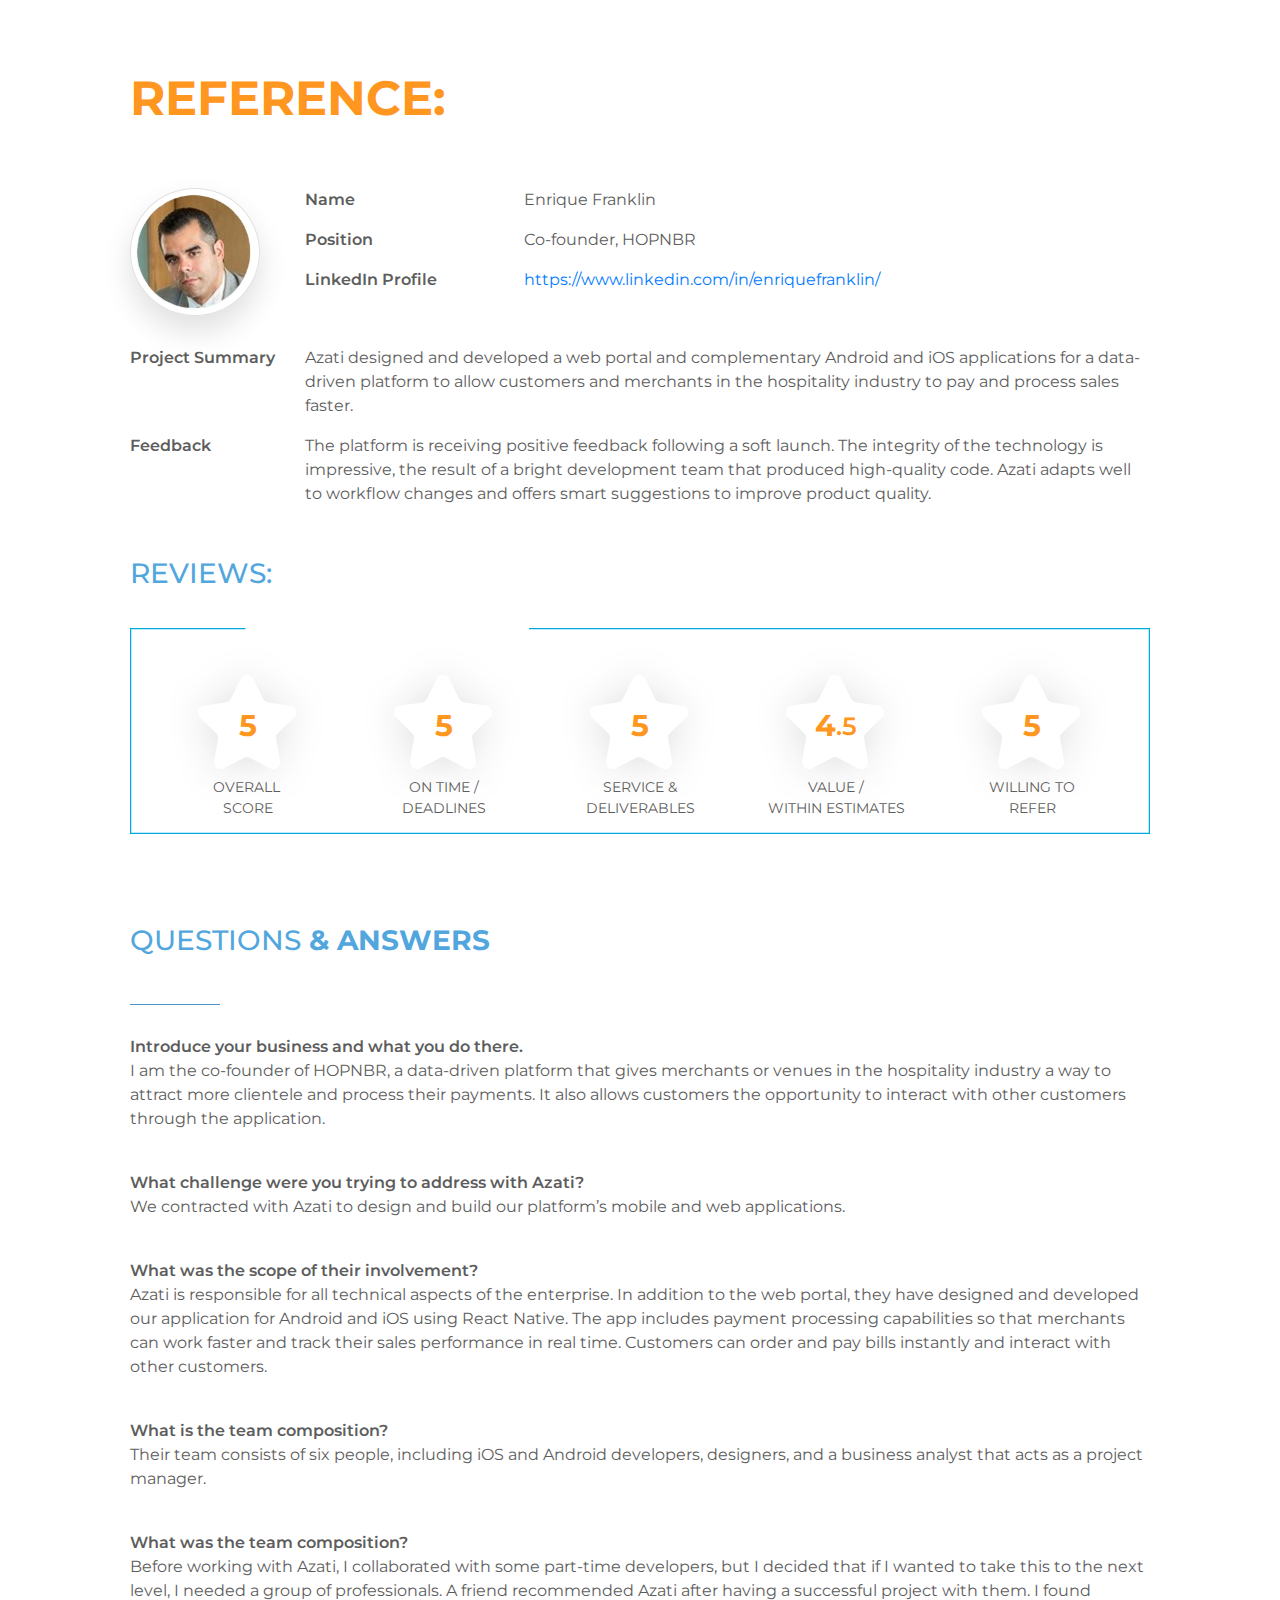
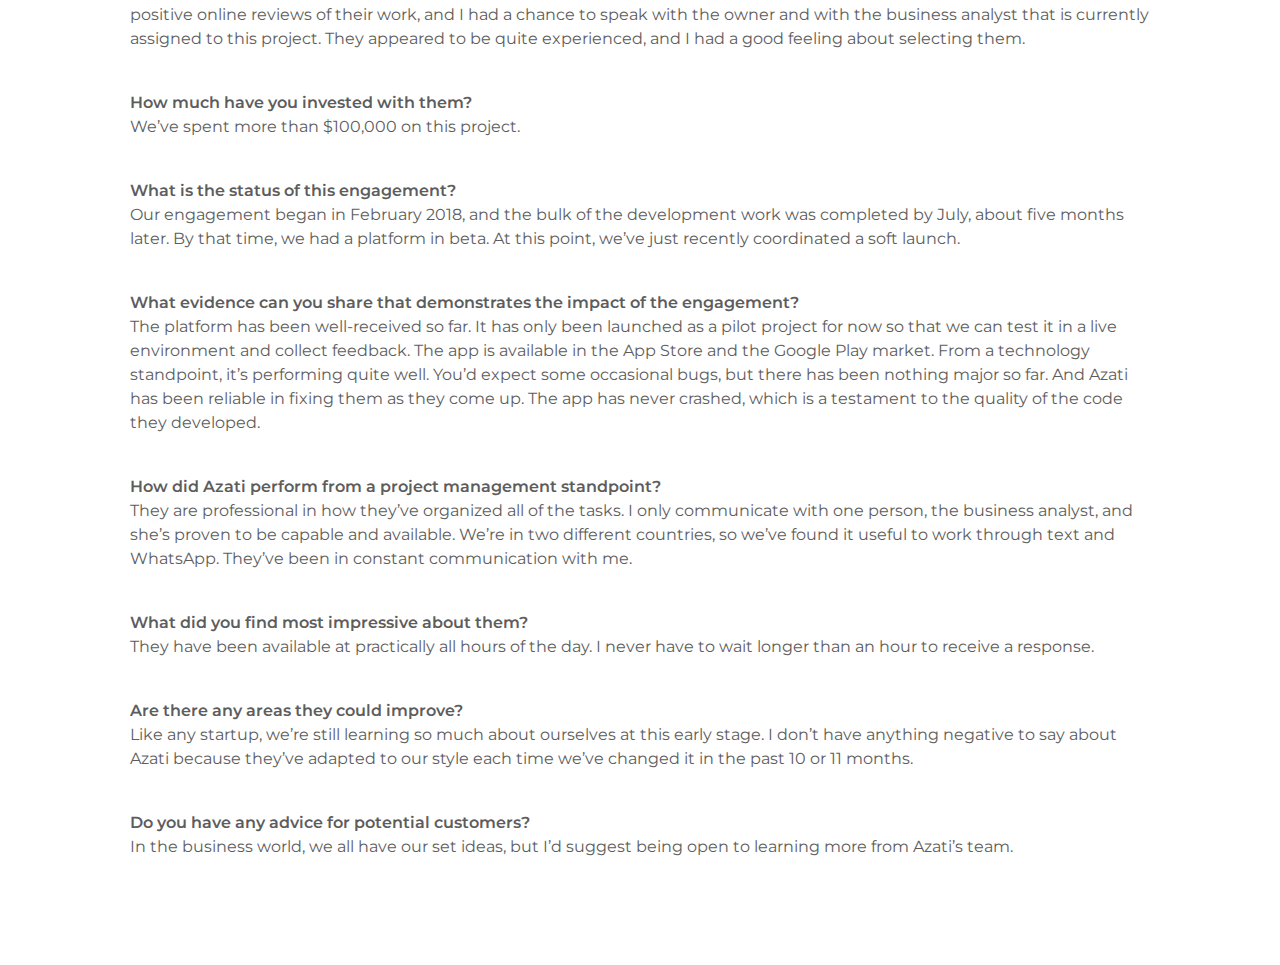
<file: franklin.html>
<!DOCTYPE html>
<html lang="en">

<head>
  <meta charset="UTF-8">
  <title>Reference</title>
  <link href="https://fonts.googleapis.com/css?family=Montserrat:400,500,700|Poppins:300,400,700&amp;display=swap" rel="stylesheet">
  <link rel="stylesheet" href="https://stackpath.bootstrapcdn.com/bootstrap/4.3.1/css/bootstrap.min.css"
    integrity="sha384-ggOyR0iXCbMQv3Xipma34MD+dH/1fQ784/j6cY/iJTQUOhcWr7x9JvoRxT2MZw1T" crossorigin="anonymous">
  <meta name="viewport" content="width=device-width, initial-scale=1">
  <link rel="stylesheet" href="style/style.css">
</head>

<body>
  <main>
    <div class="section">
      <div class="container-fluid">
        <div class="row overlap-top-120">
          <div class="col-lg-12">
            <div class="ref">
              <h1>REFERENCE:</h1>
            </div>
            <div class="info">
              <div class="row">
                <div class="col-12 col-xl-2">
                  <img class="icon" src="img/franklin_photo.png" alt="Franklin">
                </div>

                <div class="col-12 col-xl-10">
                  <div class="row">
                    <div class="col-12 col-md-3 col-lg-2 col-xl-3">
                      <span class="first">Name</span>
                    </div>
                    <div class="col-12 col-md-9 col-lg-10 col-xl-9">
                      <p>Enrique Franklin</p>
                    </div>
                    <div class="col-12 col-md-3 col-lg-2 col-xl-3">
                      <span class="first">Position</span>
                    </div>
                    <div class="col-12 col-md-9 col-lg-10 col-xl-9">
                      <p>Co-founder, HOPNBR</p>
                    </div>
                    <div class="col-12 col-md-3 col-lg-2 col-xl-3">
                      <span class="first">LinkedIn Profile</span>
                    </div>
                    <div class="col-12 col-md-9 col-lg-10 col-xl-9">
                      <p>
                        <a href="https://www.linkedin.com/in/enriquefranklin/" class="linkedin-profile" target="_blank">https://www.linkedin.com/in/enriquefranklin/</a>
                      </p>
                    </div>
                  </div>
                </div>
              </div>
            </div>
            <div class="summary-description">
              <div class="row">
                <div class="col-12 col-lg-2 col-md-3">
                  <span class="summary_td">Project Summary</span>
                </div>
                <div class="col-12  col-lg-10 col-md-9">
                  <p>Azati designed and developed a web portal and complementary Android and iOS applications for a
                    data-driven platform to allow customers and merchants in the hospitality industry to pay and process
                    sales faster.</p>
                </div>
                <div class="col-12 col-lg-2 col-md-3">
                  <span class="summary_td">Feedback</span>
                </div>
                <div class="col-12 col-lg-10 col-md-9">
                  <p>The platform is receiving positive feedback following a soft launch. The integrity of the
                    technology
                    is impressive, the result of a bright development team that produced high-quality code. Azati adapts
                    well to workflow changes and offers smart suggestions to improve product quality. </p>
                </div>
              </div>
            </div>
            <div class="reviews">
              <h3>REVIEWS: </h3>
              <div class="reviews-images">
              <div class="aside">5</div>
              <div class="aside">5</div>
              <div class="aside">5</div>
              <div class="aside">4<span class="smaller">.5</span></div>
              <div class="aside nomargin">5</div>
              </div>
            </div>
            <div class="answers">
              <h3>QUESTIONS <span class="ans">& ANSWERS</span></h3>
              <hr align="left" width="90" size="3" color=#52a6de />
              <span class="quest">Introduce your business and what you do there.</span>
              <p>I am the co-founder of HOPNBR, a data-driven platform that gives merchants or venues in the hospitality
                industry a way to attract more clientele and process their payments. It also allows customers the
                opportunity to interact with other customers through the application.</p>
              </br>
              <span class="quest">What challenge were you trying to address with Azati?</span>
              <p>We contracted with Azati to design and build our platform’s mobile and web applications.</p>
              </br>
              <span class="quest">What was the scope of their involvement?</span>
              <p>Azati is responsible for all technical aspects of the enterprise. In addition to the web portal, they
                have designed and developed our application for Android and iOS using React Native. The app includes
                payment processing capabilities so that merchants can work faster and track their sales performance in
                real time. Customers can order and pay bills instantly and interact with other customers.</p>
              </br>
              <span class="quest">What is the team composition?</span>
              <p>Their team consists of six people, including iOS and Android developers, designers, and a business
                analyst that acts as a project manager.</p>
              </br>
              <span class="quest">What was the team composition?</span>
              <p>Before working with Azati, I collaborated with some part-time developers, but I decided that if I
                wanted to take this to the next level, I needed a group of professionals. A friend recommended Azati
                after having a successful project with them. I found positive online reviews of their work, and I had a
                chance to speak with the owner and with the business analyst that is currently assigned to this project.
                They appeared to be quite experienced, and I had a good feeling about selecting them.</p>
              </br>
              <span class="quest">How much have you invested with them?</span>
              <p>We’ve spent more than $100,000 on this project.</p>
              </br>
              <span class="quest">What is the status of this engagement?</span>
              <p>Our engagement began in February 2018, and the bulk of the development work was completed by July,
                about five months later. By that time, we had a platform in beta. At this point, we’ve just recently
                coordinated a soft launch.</p>
              </br>
              <span class="quest">What evidence can you share that demonstrates the impact of the engagement?</span>
              <p>The platform has been well-received so far. It has only been launched as a pilot project for now so
                that we can test it in a live environment and collect feedback. The app is available in the App Store
                and the Google Play market. From a technology standpoint, it’s performing quite well. You’d expect some
                occasional bugs, but there has been nothing major so far. And Azati has been reliable in fixing them as
                they come up. The app has never crashed, which is a testament to the quality of the code they developed.
              </p>
              </br>
              <span class="quest">How did Azati perform from a project management standpoint?</span>
              <p>They are professional in how they’ve organized all of the tasks. I only communicate with one person,
                the business analyst, and she’s proven to be capable and available. We’re in two different countries, so
                we’ve found it useful to work through text and WhatsApp. They’ve been in constant communication with me.
              </p>
              </br>
              <span class="quest">What did you find most impressive about them?</span>
              <p>They have been available at practically all hours of the day. I never have to wait longer than an hour
                to receive a response.</p>
              </br>
              <span class="quest">Are there any areas they could improve?</span>
              <p>Like any startup, we’re still learning so much about ourselves at this early stage. I don’t have
                anything negative to say about Azati because they’ve adapted to our style each time we’ve changed it in
                the past 10 or 11 months.</p>
              </br>
              <span class="quest">Do you have any advice for potential customers?</span>
              <p>In the business world, we all have our set ideas, but I’d suggest being open to learning more from
                Azati’s team.</p>
            </div>
          </div>
        </div>
      </div>
    </div>
  </main>





  <script src="https://code.jquery.com/jquery-3.3.1.slim.min.js"
    integrity="sha384-q8i/X+965DzO0rT7abK41JStQIAqVgRVzpbzo5smXKp4YfRvH+8abtTE1Pi6jizo"
    crossorigin="anonymous"></script>
  <script src="https://cdnjs.cloudflare.com/ajax/libs/popper.js/1.14.7/umd/popper.min.js"
    integrity="sha384-UO2eT0CpHqdSJQ6hJty5KVphtPhzWj9WO1clHTMGa3JDZwrnQq4sF86dIHNDz0W1"
    crossorigin="anonymous"></script>
  <script src="https://stackpath.bootstrapcdn.com/bootstrap/4.3.1/js/bootstrap.min.js"
    integrity="sha384-JjSmVgyd0p3pXB1rRibZUAYoIIy6OrQ6VrjIEaFf/nJGzIxFDsf4x0xIM+B07jRM"
    crossorigin="anonymous"></script>
</body>
</file>
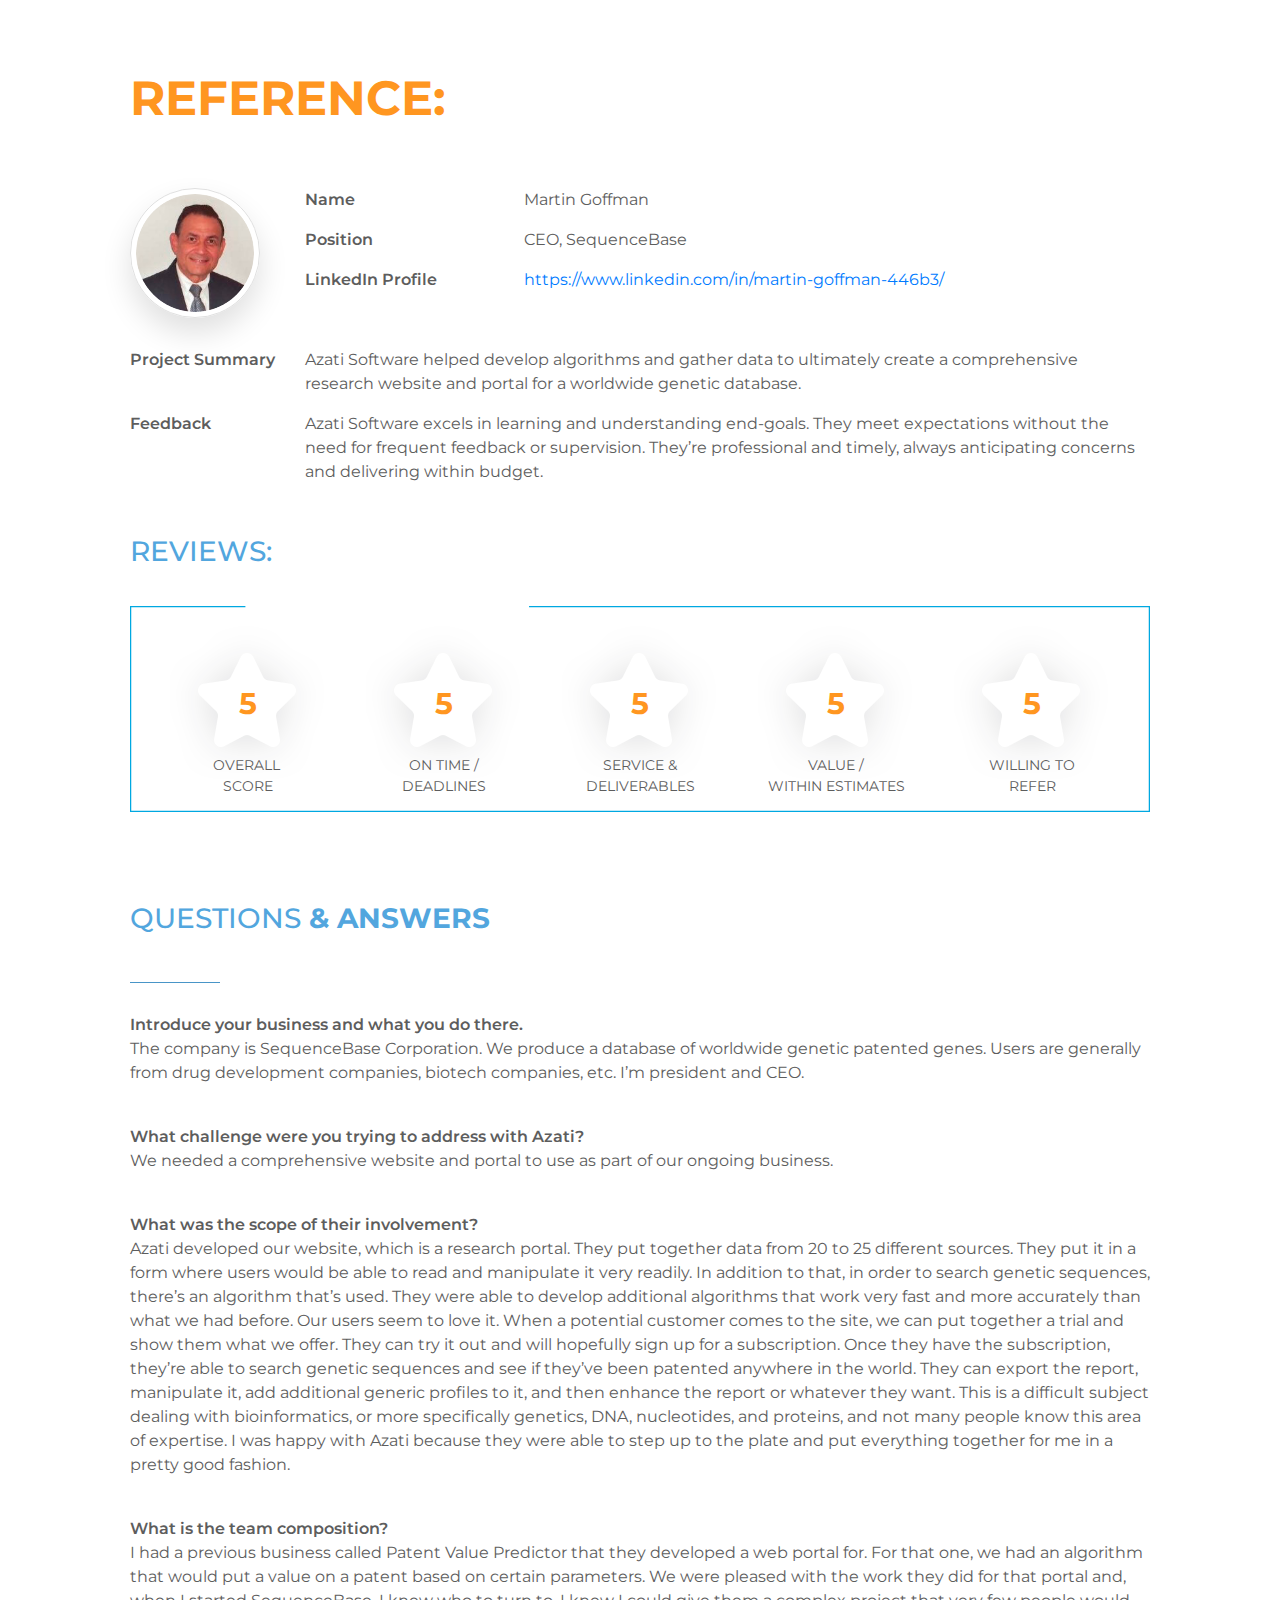
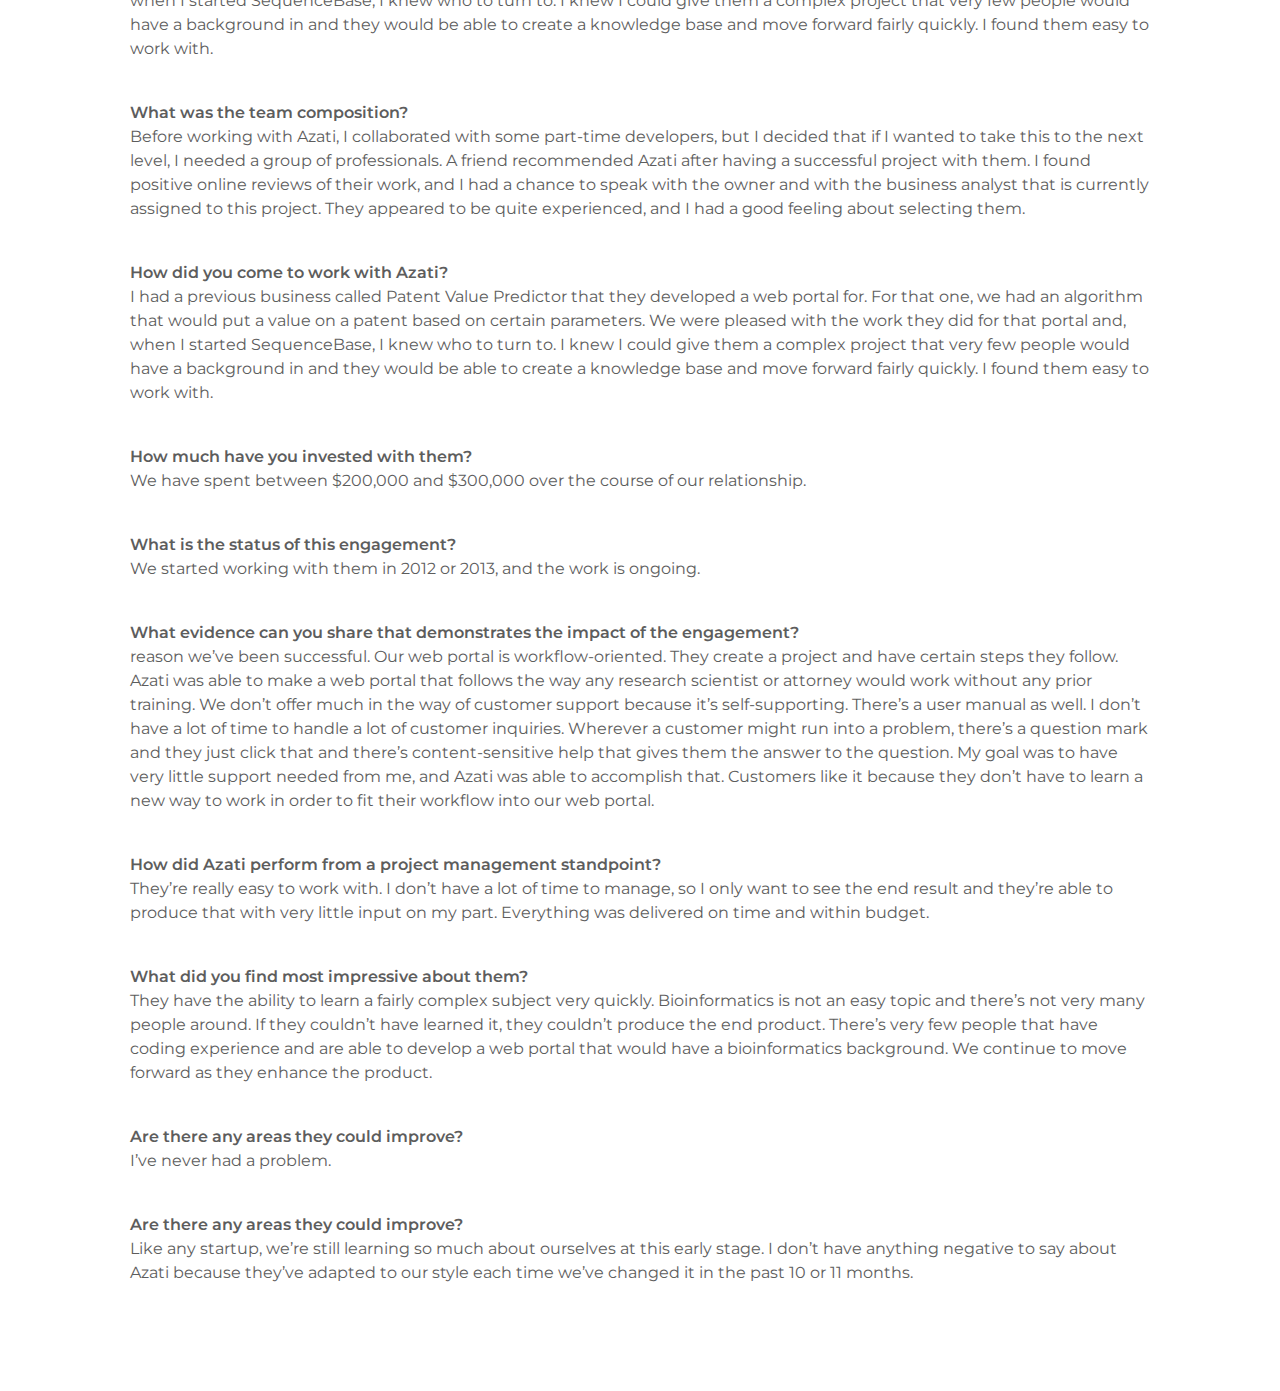
<file: goffman.html>
<!DOCTYPE html>
<html lang="en">

<head>
  <meta charset="UTF-8">
  <title>Reference</title>

  <link href="https://fonts.googleapis.com/css?family=Montserrat:400,500,700|Poppins:300,400,700&amp;display=swap" rel="stylesheet">
  <link rel="stylesheet" href="https://stackpath.bootstrapcdn.com/bootstrap/4.3.1/css/bootstrap.min.css"
    integrity="sha384-ggOyR0iXCbMQv3Xipma34MD+dH/1fQ784/j6cY/iJTQUOhcWr7x9JvoRxT2MZw1T" crossorigin="anonymous">
  <meta name="viewport" content="width=device-width, initial-scale=1">
  <link rel="stylesheet" href="style/style.css">
</head>

<body>
  <main>
    <div class="section">
      <div class="container-fluid">
        <div class="row overlap-top-120">
          <div class="col-lg-12">
            <div class="ref">
              <h1>REFERENCE:</h1>
            </div>
            <div class="info">
              <div class="row">
                <div class="col-12 col-xl-2">
                  <img class="icon" src="img/goffman_photo.png" alt="Goffman">
                </div>

                <div class="col-12 col-xl-10">
                  <div class="row">
                    <div class="col-12 col-md-3 col-lg-2 col-xl-3">
                      <span class="first">Name</span>
                    </div>
                    <div class="col-12 col-md-9 col-lg-10 col-xl-9">
                      <p>Martin Goffman</p>
                    </div>
                    <div class="col-12 col-md-3 col-lg-2 col-xl-3">
                      <span class="first">Position</span>
                    </div>
                    <div class="col-12 col-md-9 col-lg-10 col-xl-9">
                      <p>CEO, SequenceBase</p>
                    </div>
                    <div class="col-12 col-md-3 col-lg-2 col-xl-3">
                      <span class="first">LinkedIn Profile</span>
                    </div>
                    <div class="col-12 col-md-9 col-lg-10 col-xl-9">
                      <p>
                        <a href="https://www.linkedin.com/in/martin-goffman-446b3/" class="linkedin-profile" target="_blank">https://www.linkedin.com/in/martin-goffman-446b3/</a>
                      </p>
                    </div>
                  </div>
                </div>
              </div>
            </div>
            <div class="summary-description">
              <div class="row">
                <div class="col-12 col-lg-2 col-md-3">
                  <span class="summary_td">Project Summary</span>
                </div>
                <div class="col-12  col-lg-10 col-md-9">
                  <p>Azati Software helped develop algorithms and gather data to ultimately create a comprehensive research website and portal for a worldwide genetic database.</p>
                </div>
                <div class="col-12 col-lg-2 col-md-3">
                  <span class="summary_td">Feedback</span>
                </div>
                <div class="col-12 col-lg-10 col-md-9">
                  <p>Azati Software excels in learning and understanding end-goals. They meet expectations without the need for frequent feedback or supervision. They’re professional and timely, always anticipating concerns and delivering within budget.</p>
                </div>
              </div>
            </div>
            <div class="reviews">
              <h3>REVIEWS: </h3>
              <div class="reviews-images">
              <div class="aside">5</div>
              <div class="aside">5</div>
              <div class="aside">5</div>
              <div class="aside">5</div>
              <div class="aside">5</div>
              </div>
            </div>
            <div class="answers">
              <h3>QUESTIONS <span class="ans">& ANSWERS</span></h3>
              <hr align="left" width="90" size="3" color=#52a6de />
              <span class="quest">Introduce your business and what you do there.</span>
              <p>The company is SequenceBase Corporation. We produce a database of worldwide genetic patented genes. Users are generally from drug development companies, biotech companies, etc. I’m president and CEO.</p>
              </br>
              <span class="quest">What challenge were you trying to address with Azati?</span>
              <p>We needed a comprehensive website and portal to use as part of our ongoing business.</p>
              </br>
              <span class="quest">What was the scope of their involvement?</span>
              <p>Azati developed our website, which is a research portal. They put together data from 20 to 25 different sources. They put it in a form where users would be able to read and manipulate it very readily. In addition to that, in order to search genetic sequences, there’s an algorithm that’s used. They were able to develop additional algorithms that work very fast and more accurately than what we had before. Our users seem to love it. When a potential customer comes to the site, we can put together a trial and show them what we offer. They can try it out and will hopefully sign up for a subscription. Once they have the subscription, they’re able to search genetic sequences and see if they’ve been patented anywhere in the world. They can export the report, manipulate it, add additional generic profiles to it, and then enhance the report or whatever they want. This is a difficult subject dealing with bioinformatics, or more specifically genetics, DNA, nucleotides, and proteins, and not many people know this area of expertise. I was happy with Azati because they were able to step up to the plate and put everything together for me in a pretty good fashion.</p>
              </br>
              <span class="quest">What is the team composition?</span>
              <p>I had a previous business called Patent Value Predictor that they developed a web portal for. For that one, we had an algorithm that would put a value on a patent based on certain parameters. We were pleased with the work they did for that portal and, when I started SequenceBase, I knew who to turn to. I knew I could give them a complex project that very few people would have a background in and they would be able to create a knowledge base and move forward fairly quickly. I found them easy to work with.</p>
              </br>
              <span class="quest">What was the team composition?</span>
              <p>Before working with Azati, I collaborated with some part-time developers, but I decided that if I
                wanted to take this to the next level, I needed a group of professionals. A friend recommended Azati
                after having a successful project with them. I found positive online reviews of their work, and I had a
                chance to speak with the owner and with the business analyst that is currently assigned to this project.
                They appeared to be quite experienced, and I had a good feeling about selecting them.</p>
              </br>
              <span class="quest">How did you come to work with Azati?</span>
              <p>I had a previous business called Patent Value Predictor that they developed a web portal for. For that one, we had an algorithm that would put a value on a patent based on certain parameters. We were pleased with the work they did for that portal and, when I started SequenceBase, I knew who to turn to. I knew I could give them a complex project that very few people would have a background in and they would be able to create a knowledge base and move forward fairly quickly. I found them easy to work with.</p>
              </br>
              <span class="quest">How much have you invested with them?</span>
              <p>We have spent between $200,000 and $300,000 over the course of our relationship.</p>
              </br>
              <span class="quest">What is the status of this engagement?</span>
              <p>We started working with them in 2012 or 2013, and the work is ongoing.</p>
              </br>
              <span class="quest">What evidence can you share that demonstrates the impact of the engagement?</span>
              <p>reason we’ve been successful. Our web portal is workflow-oriented. They create a project and have certain steps they follow. Azati was able to make a web portal that follows the way any research scientist or attorney would work without any prior training. We don’t offer much in the way of customer support because it’s self-supporting. There’s a user manual as well. I don’t have a lot of time to handle a lot of customer inquiries. Wherever a customer might run into a problem, there’s a question mark and they just click that and there’s content-sensitive help that gives them the answer to the question. My goal was to have very little support needed from me, and Azati was able to accomplish that. Customers like it because they don’t have to learn a new way to work in order to fit their workflow into our web portal.</p>
              </br>
              <span class="quest">How did Azati perform from a project management standpoint?</span>
              <p>They’re really easy to work with. I don’t have a lot of time to manage, so I only want to see the end result and they’re able to produce that with very little input on my part. Everything was delivered on time and within budget.</p>
              </br>
              <span class="quest">What did you find most impressive about them?</span>
              <p>They have the ability to learn a fairly complex subject very quickly. Bioinformatics is not an easy topic and there’s not very many people around. If they couldn’t have learned it, they couldn’t produce the end product. There’s very few people that have coding experience and are able to develop a web portal that would have a bioinformatics background. We continue to move forward as they enhance the product.</p>
              </br>
              <span class="quest">Are there any areas they could improve?</span>
              <p>I’ve never had a problem.</p>
              </br>
              <span class="quest">Are there any areas they could improve?</span>
              <p>Like any startup, we’re still learning so much about ourselves at this early stage. I don’t have anything negative to say about Azati because they’ve adapted to our style each time we’ve changed it in the past 10 or 11 months.</p>
            </div>
          </div>
        </div>
      </div>
    </div>
  </main>





  <script src="https://code.jquery.com/jquery-3.3.1.slim.min.js"
    integrity="sha384-q8i/X+965DzO0rT7abK41JStQIAqVgRVzpbzo5smXKp4YfRvH+8abtTE1Pi6jizo"
    crossorigin="anonymous"></script>
  <script src="https://cdnjs.cloudflare.com/ajax/libs/popper.js/1.14.7/umd/popper.min.js"
    integrity="sha384-UO2eT0CpHqdSJQ6hJty5KVphtPhzWj9WO1clHTMGa3JDZwrnQq4sF86dIHNDz0W1"
    crossorigin="anonymous"></script>
  <script src="https://stackpath.bootstrapcdn.com/bootstrap/4.3.1/js/bootstrap.min.js"
    integrity="sha384-JjSmVgyd0p3pXB1rRibZUAYoIIy6OrQ6VrjIEaFf/nJGzIxFDsf4x0xIM+B07jRM"
    crossorigin="anonymous"></script>
</body>
</file>
<file: 1/style.css>
h1 {
  font: 80px;
  color: #ff9620;
}
body main{
    font-family: 'Montserrat', sans-serif;
    color: #5d5d5d;
}
h3 {
  font: 80px;
  color: #52a6de;
  padding-bottom: 30px;
}
td {
  padding-right: 20px;
  padding-top: 10px;
}
hr {
  margin-bottom: 30px;
}

.quest, .first {
  font-weight: 600;
}
.ref{
  margin-top: 70px;
  margin-bottom: 60px;
}

.ref h1{
  font-weight: 700;
  font-size: 3rem;
}

.info, .summary-description{
  display: flex;
}
.icon {
  padding-left: 0;
  margin-bottom: 30px;
  max-width: 130px;
  border: 1px solid #e0e0e0;
  padding: 5px;
  border-radius: 50%;
  -webkit-box-shadow: 0px 15px 30px 0px rgba(224,224,224,1);
  -moz-box-shadow: 0px 15px 30px 0px rgba(224,224,224,1);
  box-shadow: 0px 15px 30px 0px rgba(224,224,224,1);
}

.summary_td{
  vertical-align: top;
  font-weight: 600;
}

.ans{
  font-weight: 700;
}

.answers{
  padding: 90px 0;
}

.reviews{
  margin-top: 35px;
}

.col-12.col-lg-2.col-md-3.nopadding{
  padding-left: 0;
  padding-right: 0;
}
.col-12.col-lg-10.col-md-9.nopadding{
  padding-left: 0;
  padding-right: 0;
}
.reviews-images{
  display: flex;
  justify-content: space-around;
  align-items: center;
  padding-bottom: 10px;
  border-style: solid;
  border-width: 20px;
  -webkit-border-image: url(img/4.png) 30 round;
  -o-border-image: url(img/4.png) 30 round;
  border-image: url(img/4.png) 30 round;

}
.reviews-images div{
  display: flex;
  justify-content: center;
  background-image: url("img/2.png");
  width: 156px;
  height: 156px;
  background-size: auto;
  background-repeat: no-repeat;
}
.aside.nomargin{
  margin: 0;
}
.aside{
  padding-top: 55px;
  font-size: 30px;
  font-weight: 700;
  color: #ff9620;
  position: relative;
}
.aside .smaller{
  font-size: 25px;
  font-weight: 600;
  padding-top: 5px;
}
.aside:after{
  position: absolute;
  bottom: -15px;
  font-size: 14px;
  font-weight: initial;
  color: #5d5d5d;
  text-align: center;
  white-space: pre; /* or pre-wrap */
}

.aside:nth-of-type(1)::after{
  content: "OVERALL \A SCORE";
}

.aside:nth-of-type(2)::after{
  content: "ON TIME /\A DEADLINES";
}

.aside:nth-of-type(3)::after{
  content: "SERVICE &\A DELIVERABLES";
}

.aside:nth-of-type(4)::after{
  content: "VALUE /\AWITHIN ESTIMATES";
}

.aside:nth-of-type(5)::after{
  content: "WILLING TO\A REFER";
}

.reviews-text{
  font-size: 15px;
  display: flex;
  flex-flow: row wrap;
  justify-content: space-between;
}
.review{
  text-align: center;
  margin-left: 30px;
}

a.linkedin-profile{
  word-break: break-all;
}





@media screen and (min-width: 1200px){
  .container-fluid {
    max-width: 1050px;
  }
}

@media screen and (max-width: 1010px){
  .reviews-images {
    display: flex;
    flex-flow: row wrap;
  }
}
</file>
<file: 2/style.css>
h1 {
  font: 80px;
  color: #ff9620;
}
body main{
    font-family: 'Montserrat', sans-serif;
    color: #5d5d5d;
}
h3 {
  font: 80px;
  color: #52a6de;
  padding-bottom: 30px;
}
td {
  padding-right: 20px;
  padding-top: 10px;
}
hr {
  margin-bottom: 30px;
}

.quest, .first {
  font-weight: 600;
}
.ref{
  margin-top: 70px;
  margin-bottom: 60px;
}

.ref h1{
  font-weight: 700;
  font-size: 3rem;
}

.info, .summary-description{
  display: flex;
}
.icon {
  padding-left: 0;
  margin-bottom: 30px;
  max-width: 130px;
  border: 1px solid #e0e0e0;
  padding: 5px;
  border-radius: 50%;
  -webkit-box-shadow: 0px 15px 30px 0px rgba(224,224,224,1);
  -moz-box-shadow: 0px 15px 30px 0px rgba(224,224,224,1);
  box-shadow: 0px 15px 30px 0px rgba(224,224,224,1);
}

.summary_td{
  vertical-align: top;
  font-weight: 600;
}

.ans{
  font-weight: 700;
}

.answers{
  padding: 90px 0;
}

.reviews{
  margin-top: 35px;
}

.col-12.col-lg-2.col-md-3.nopadding{
  padding-left: 0;
  padding-right: 0;
}
.col-12.col-lg-10.col-md-9.nopadding{
  padding-left: 0;
  padding-right: 0;
}
.reviews-images{
  display: flex;
  justify-content: space-around;
  align-items: center;
  padding-bottom: 10px;
  border-style: solid;
  border-width: 20px;
  -webkit-border-image: url(img/4.png) 30 round;
  -o-border-image: url(img/4.png) 30 round;
  border-image: url(img/4.png) 30 round;

}
.reviews-images div{
  display: flex;
  justify-content: center;
  background-image: url("img/2.png");
  width: 156px;
  height: 156px;
  background-size: auto;
  background-repeat: no-repeat;
}
.aside.nomargin{
  margin: 0;
}
.aside{
  padding-top: 55px;
  font-size: 30px;
  font-weight: 700;
  color: #ff9620;
  position: relative;
}
.aside .smaller{
  font-size: 25px;
  font-weight: 600;
  padding-top: 5px;
}
.aside:after{
  position: absolute;
  bottom: -15px;
  font-size: 14px;
  font-weight: initial;
  color: #5d5d5d;
  text-align: center;
  white-space: pre; /* or pre-wrap */
}

.aside:nth-of-type(1)::after{
  content: "OVERALL \A SCORE";
}

.aside:nth-of-type(2)::after{
  content: "ON TIME /\A DEADLINES";
}

.aside:nth-of-type(3)::after{
  content: "SERVICE &\A DELIVERABLES";
}

.aside:nth-of-type(4)::after{
  content: "VALUE /\AWITHIN ESTIMATES";
}

.aside:nth-of-type(5)::after{
  content: "WILLING TO\A REFER";
}

.reviews-text{
  font-size: 15px;
  display: flex;
  flex-flow: row wrap;
  justify-content: space-between;
}
.review{
  text-align: center;
  margin-left: 30px;
}

a.linkedin-profile{
  word-break: break-all;
}





@media screen and (min-width: 1200px){
  .container-fluid {
    max-width: 1050px;
  }
}

@media screen and (max-width: 1010px){
  .reviews-images {
    display: flex;
    flex-flow: row wrap;
  }
}
</file>
<file: 3/style.css>
h1 {
  font: 80px;
  color: #ff9620;
}
body main{
    font-family: 'Montserrat', sans-serif;
    color: #5d5d5d;
}
h3 {
  font: 80px;
  color: #52a6de;
  padding-bottom: 30px;
}
td {
  padding-right: 20px;
  padding-top: 10px;
}
hr {
  margin-bottom: 30px;
}

.quest, .first {
  font-weight: 600;
}
.ref{
  margin-top: 70px;
  margin-bottom: 60px;
}

.ref h1{
  font-weight: 700;
  font-size: 3rem;
}

.info, .summary-description{
  display: flex;
}
.icon {
  padding-left: 0;
  margin-bottom: 30px;
  max-width: 130px;
  border: 1px solid #e0e0e0;
  padding: 5px;
  border-radius: 50%;
  -webkit-box-shadow: 0px 15px 30px 0px rgba(224,224,224,1);
  -moz-box-shadow: 0px 15px 30px 0px rgba(224,224,224,1);
  box-shadow: 0px 15px 30px 0px rgba(224,224,224,1);
}

.summary_td{
  vertical-align: top;
  font-weight: 600;
}

.ans{
  font-weight: 700;
}

.answers{
  padding: 90px 0;
}

.reviews{
  margin-top: 35px;
}

.col-12.col-lg-2.col-md-3.nopadding{
  padding-left: 0;
  padding-right: 0;
}
.col-12.col-lg-10.col-md-9.nopadding{
  padding-left: 0;
  padding-right: 0;
}
.reviews-images{
  display: flex;
  justify-content: space-around;
  align-items: center;
  padding-bottom: 10px;
  border-style: solid;
  border-width: 20px;
  -webkit-border-image: url(img/4.png) 30 round;
  -o-border-image: url(img/4.png) 30 round;
  border-image: url(img/4.png) 30 round;

}
.reviews-images div{
  display: flex;
  justify-content: center;
  background-image: url("img/2.png");
  width: 156px;
  height: 156px;
  background-size: auto;
  background-repeat: no-repeat;
}
.aside.nomargin{
  margin: 0;
}
.aside{
  padding-top: 55px;
  font-size: 30px;
  font-weight: 700;
  color: #ff9620;
  position: relative;
}
.aside .smaller{
  font-size: 25px;
  font-weight: 600;
  padding-top: 5px;
}
.aside:after{
  position: absolute;
  bottom: -15px;
  font-size: 14px;
  font-weight: initial;
  color: #5d5d5d;
  text-align: center;
  white-space: pre; /* or pre-wrap */
}

.aside:nth-of-type(1)::after{
  content: "OVERALL \A SCORE";
}

.aside:nth-of-type(2)::after{
  content: "ON TIME /\A DEADLINES";
}

.aside:nth-of-type(3)::after{
  content: "SERVICE &\A DELIVERABLES";
}

.aside:nth-of-type(4)::after{
  content: "VALUE /\AWITHIN ESTIMATES";
}

.aside:nth-of-type(5)::after{
  content: "WILLING TO\A REFER";
}

.reviews-text{
  font-size: 15px;
  display: flex;
  flex-flow: row wrap;
  justify-content: space-between;
}
.review{
  text-align: center;
  margin-left: 30px;
}

a.linkedin-profile{
  word-break: break-all;
}





@media screen and (min-width: 1200px){
  .container-fluid {
    max-width: 1050px;
  }
}

@media screen and (max-width: 1010px){
  .reviews-images {
    display: flex;
    flex-flow: row wrap;
  }
}
</file>
<file: style/style.css>
h1 {
  font: 80px;
  color: #ff9620;
}
body main{
    font-family: 'Montserrat', sans-serif;
    color: #5d5d5d;
}
h3 {
  font: 80px;
  color: #52a6de;
  padding-bottom: 30px;
}
td {
  padding-right: 20px;
  padding-top: 10px;
}
hr {
  margin-bottom: 30px;
}

.quest, .first {
  font-weight: 600;
}
.ref{
  margin-top: 70px;
  margin-bottom: 60px;
}

.ref h1{
  font-weight: 700;
  font-size: 3rem;
}

.info, .summary-description{
  display: flex;
}
.icon {
  padding-left: 0;
  margin-bottom: 30px;
  max-width: 130px;
  border: 1px solid #e0e0e0;
  padding: 5px;
  border-radius: 50%;
  -webkit-box-shadow: 0px 15px 30px 0px rgba(224,224,224,1);
  -moz-box-shadow: 0px 15px 30px 0px rgba(224,224,224,1);
  box-shadow: 0px 15px 30px 0px rgba(224,224,224,1);
}

.summary_td{
  vertical-align: top;
  font-weight: 600;
}

.ans{
  font-weight: 700;
}

.answers{
  padding: 90px 0;
}

.reviews{
  margin-top: 35px;
}

.col-12.col-lg-2.col-md-3.nopadding{
  padding-left: 0;
  padding-right: 0;
}
.col-12.col-lg-10.col-md-9.nopadding{
  padding-left: 0;
  padding-right: 0;
}
.reviews-images{
  display: flex;
  justify-content: space-around;
  align-items: center;
  padding-bottom: 10px;
  border-style: solid;
  border-width: 20px;
  -webkit-border-image: url(../img/border.png) 30 round;
  -o-border-image: url(../img/border.png) 30 round;
  border-image: url(../img/border.png) 30 round;

}
.reviews-images div{
  display: flex;
  justify-content: center;
  background-image: url("../img/star.png");
  width: 156px;
  height: 156px;
  background-size: auto;
  background-repeat: no-repeat;
}
.aside.nomargin{
  margin: 0;
}
.aside{
  padding-top: 55px;
  font-size: 30px;
  font-weight: 700;
  color: #ff9620;
  position: relative;
}
.aside .smaller{
  font-size: 25px;
  font-weight: 600;
  padding-top: 5px;
}
.aside:after{
  position: absolute;
  bottom: -15px;
  font-size: 14px;
  font-weight: initial;
  color: #5d5d5d;
  text-align: center;
  white-space: pre; /* or pre-wrap */
}

.aside:nth-of-type(1)::after{
  content: "OVERALL \A SCORE";
}

.aside:nth-of-type(2)::after{
  content: "ON TIME /\A DEADLINES";
}

.aside:nth-of-type(3)::after{
  content: "SERVICE &\A DELIVERABLES";
}

.aside:nth-of-type(4)::after{
  content: "VALUE /\AWITHIN ESTIMATES";
}

.aside:nth-of-type(5)::after{
  content: "WILLING TO\A REFER";
}

.reviews-text{
  font-size: 15px;
  display: flex;
  flex-flow: row wrap;
  justify-content: space-between;
}
.review{
  text-align: center;
  margin-left: 30px;
}

a.linkedin-profile{
  word-break: break-all;
}





@media screen and (min-width: 1200px){
  .container-fluid {
    max-width: 1050px;
  }
}

@media screen and (max-width: 1010px){
  .reviews-images {
    display: flex;
    flex-flow: row wrap;
  }
}
</file>
